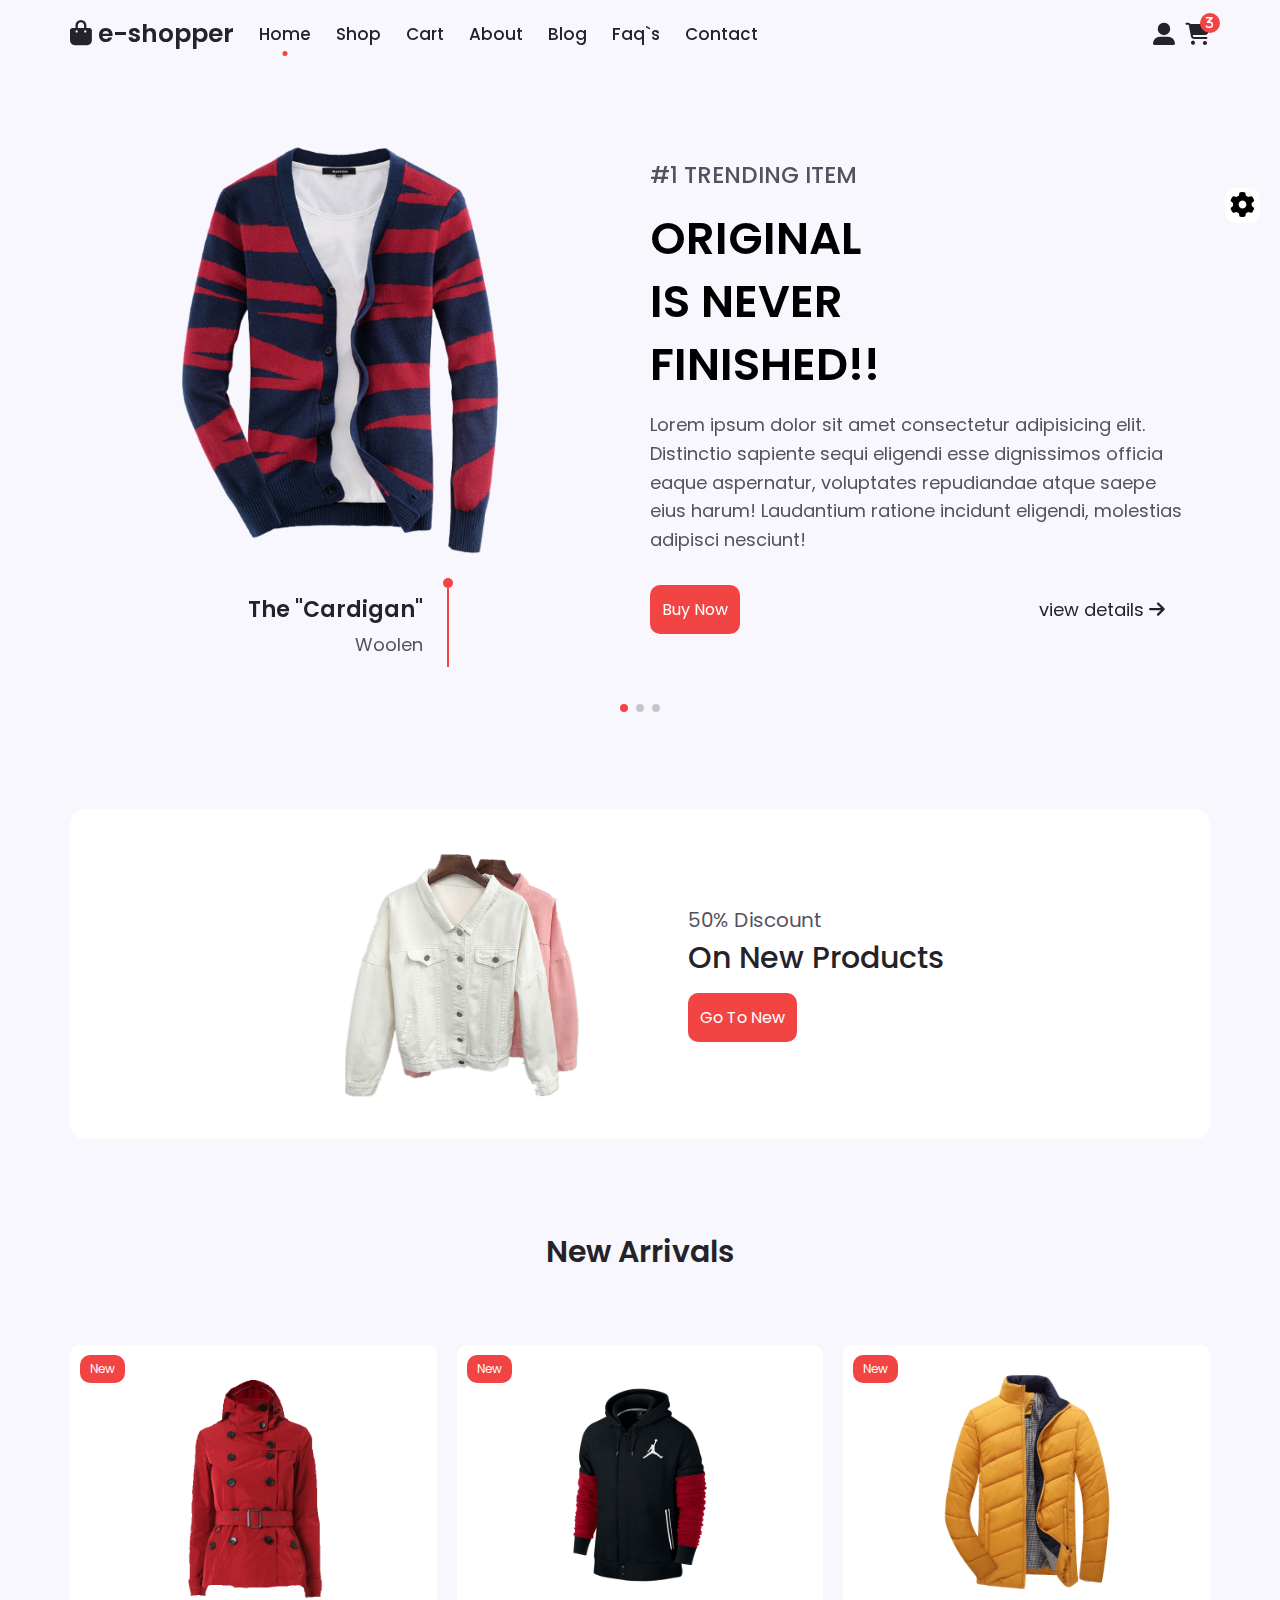
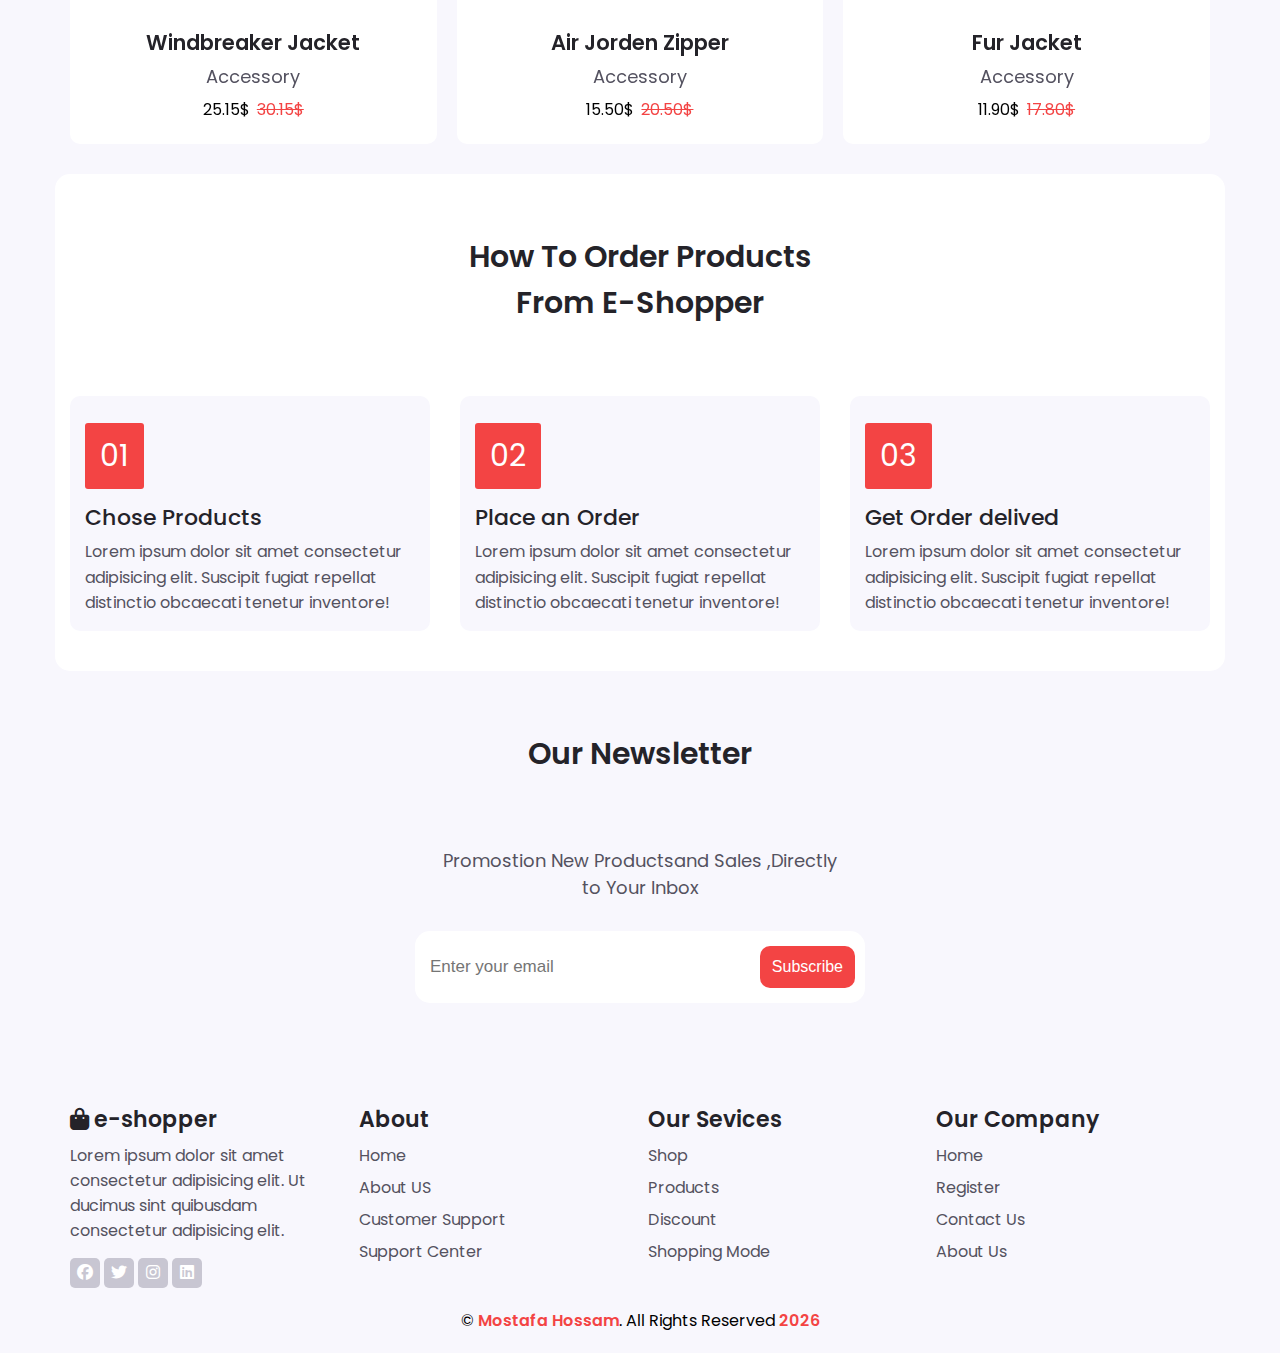
<file: index.html>
<!DOCTYPE html>
<html lang="en">
  <head>
    <meta charset="UTF-8" />
    <meta http-equiv="X-UA-Compatible" content="IE=edge" />
    <meta name="viewport" content="width=device-width, initial-scale=1.0" />
    <!--=============== ICONS ===============-->
    <link
      rel="stylesheet"
      href="https://cdnjs.cloudflare.com/ajax/libs/font-awesome/6.2.0/css/all.min.css"
    />
    <!--=============== SWIPER CSS ===============-->
    <link
      rel="stylesheet"
      href="https://cdn.jsdelivr.net/npm/swiper@8/swiper-bundle.min.css"
    />
    <!--=============== CSS ===============-->
    <link rel="stylesheet" href="css/style.css" />
    <link rel="stylesheet" class="color-style" href="css/colors/color-1.css" />
    <title>e-commerce website</title>
  </head>
  <body>
    <!--=============== HEADER ===============-->
    <header class="header" id="header">
      <div class="container">
        <div class="header-content">
          <h4 class="logo">
            <a href="index.html"
              ><i class="fas fa-shopping-bag"></i> e-shopper</a
            >
          </h4>
          <ul class="nav">
            <span class="fas fa-times close-menu"></span>
            <li><a class="active" href="index.html">Home</a></li>
            <li><a href="shop.html">Shop</a></li>
            <li><a href="cart.html">Cart</a></li>
            <li><a href="about.html">About</a></li>
            <li><a href="blog.html">Blog</a></li>
            <li><a href="faq.html">Faq`s</a></li>
            <li><a href="contact.html">Contact</a></li>
          </ul>
          <div class="icons">
            <span class="fas fa-user-alt login"></span>
            <span class="fas fa-shopping-cart cart">
              <span class="co-cart">3</span>
            </span>
            <span class="fas fa-bars bars"></span>
          </div>
        </div>
      </div>
    </header>

    <!--=============== CART ===============-->
    <div class="cart-section" id="cart-section">
      <span class="fas fa-times close-cart"></span>
      <h3 class="title">My Cart</h3>
      <div class="cart-content">
        <div class="cart-item">
          <div class="item-img">
            <img src="img/cart-1.png" alt="" />
          </div>
          <div class="item-info">
            <h4 class="title-item">Windbreaker</h4>
            <p class="item-price">30$</p>
            <div class="amount">
              <div class="price-amount">
                <span class="decre">-</span>
                <span class="count">1</span>
                <span class="incre">+</span>
              </div>
              <span class="fas fa-trash delete"></span>
            </div>
          </div>
        </div>
        <div class="cart-item">
          <div class="item-img">
            <img src="img/cart-2.png" alt="" />
          </div>
          <div class="item-info">
            <h4 class="title-item">Cardigan Hoodie</h4>
            <p class="item-price">70$</p>
            <div class="amount">
              <div class="price-amount">
                <span class="decre">-</span>
                <span class="count">2</span>
                <span class="incre">+</span>
              </div>
              <span class="fas fa-trash delete"></span>
            </div>
          </div>
        </div>
        <div class="cart-item">
          <div class="item-img">
            <img src="img/cart-3.png" alt="" />
          </div>
          <div class="item-info">
            <h4 class="title-item">Cartoon</h4>
            <p class="item-price">50$</p>
            <div class="amount">
              <div class="price-amount">
                <span class="decre">-</span>
                <span class="count">3</span>
                <span class="incre">+</span>
              </div>
              <span class="fas fa-trash delete"></span>
            </div>
          </div>
        </div>
      </div>
      <div class="total-content">
        <h3 class="count-item">Items : <span class="length">30</span></h3>
        <h3 class="total">Total : <span class="total-price">500$</span></h3>
      </div>
      <button>buy now</button>
    </div>

    <!--=============== LOGIN ===============-->
    <div class="login-section" id="login-section">
      <span class="fas fa-times close-login"></span>
      <h3 class="title">Login</h3>
      <form action="" class="form-login">
        <div class="form-content">
          <label for="email">Email</label>
          <input
            type="email"
            name="email"
            id="email"
            placeholder="Enter your email"
            required
          />
        </div>
        <div class="form-content">
          <label for="password">Password</label>
          <input
            type="password"
            name="pass"
            id="password"
            placeholder="Enter your password"
            required
          />
        </div>
        <button>Login Now</button>
        <p class="signup">
          Not a member ? <a href="registration.html">sign up now</a>
        </p>
      </form>
    </div>

    <!--=============== HOME ===============-->
    <section class="home">
      <!-- <div class="swipper"> -->
      <div class="container">
        <div class="home-content swiper">
          <div class="home-groups swiper-wrapper">
            <div class="group swiper-slide">
              <div class="part-left">
                <div class="img-home">
                  <img src="img/slide-2.png" alt="" />
                </div>
                <div class="details-img">
                  <h4 class="details-title">The "Cardigan"</h4>
                  <p class="details-subtitle">Woolen</p>
                </div>
              </div>
              <div class="part-right">
                <h3 class="home-subtitle">#1 trending item</h3>
                <h1 class="home-title">
                  original <br />
                  is never <br />finished!!
                </h1>
                <p class="home-discription">
                  Lorem ipsum dolor sit amet consectetur adipisicing elit.
                  Distinctio sapiente sequi eligendi esse dignissimos officia
                  eaque aspernatur, voluptates repudiandae atque saepe eius
                  harum! Laudantium ratione incidunt eligendi, molestias
                  adipisci nesciunt!
                </p>
                <div class="home-buttons">
                  <a href="details.html" class="btn">Buy Now</a>
                  <a href="details.html" class="show-details"
                    >view details <i class="fas fa-arrow-right"></i
                  ></a>
                </div>
              </div>
            </div>
            <div class="group swiper-slide">
              <div class="part-left">
                <div class="img-home">
                  <img src="img/slide-1.png" alt="" />
                </div>
                <div class="details-img">
                  <h4 class="details-title">The "Cardigan"</h4>
                  <p class="details-subtitle">Woolen</p>
                </div>
              </div>
              <div class="part-right">
                <h3 class="home-subtitle">#2 trending item</h3>
                <h1 class="home-title">
                  original <br />
                  is never <br />finished!!
                </h1>
                <p class="home-discription">
                  Lorem ipsum dolor sit amet consectetur adipisicing elit.
                  Distinctio sapiente sequi eligendi esse dignissimos officia
                  eaque aspernatur, voluptates repudiandae atque saepe eius
                  harum! Laudantium ratione incidunt eligendi, molestias
                  adipisci nesciunt!
                </p>
                <div class="home-buttons">
                  <a href="details.html" class="btn">Buy Now</a>
                  <a href="details.html" class="show-details"
                    >view details <i class="fas fa-arrow-right"></i
                  ></a>
                </div>
              </div>
            </div>
            <div class="group swiper-slide">
              <div class="part-left">
                <div class="img-home">
                  <img src="img/slide-3.png" alt="" />
                </div>
                <div class="details-img">
                  <h4 class="details-title">The "Cardigan"</h4>
                  <p class="details-subtitle">Woolen</p>
                </div>
              </div>
              <div class="part-right">
                <h3 class="home-subtitle">#3 trending item</h3>
                <h1 class="home-title">
                  original <br />
                  is never <br />finished!!
                </h1>
                <p class="home-discription">
                  Lorem ipsum dolor sit amet consectetur adipisicing elit.
                  Distinctio sapiente sequi eligendi esse dignissimos officia
                  eaque aspernatur, voluptates repudiandae atque saepe eius
                  harum! Laudantium ratione incidunt eligendi, molestias
                  adipisci nesciunt!
                </p>
                <div class="home-buttons">
                  <a href="details.html" class="btn">Buy Now</a>
                  <a href="details.html" class="show-details"
                    >view details <i class="fas fa-arrow-right"></i
                  ></a>
                </div>
              </div>
            </div>
          </div>
          <div class="swiper-pagination"></div>
        </div>
      </div>
      <!-- </div> -->
    </section>
    <!--=============== DISCOUNT ===============-->
    <section class="discount">
      <div class="container">
        <div class="discont-content">
          <div class="img-dis">
            <img src="img/discount.png" alt="" />
          </div>
          <div class="discount-date">
            <p>50% Discount</p>
            <h3>On New Products</h3>
            <a href="" class="btn">go to new</a>
          </div>
        </div>
      </div>
    </section>
    <!--=============== NEW ARRIVALS ===============-->
    <section class="newArrivals">
      <div class="container">
        <h2 class="section-title">new arrivals</h2>
        <div class="swiper new-Swip">
          <div class="newArrivals-content swiper-wrapper">
            <div class="box swiper-slide">
              <span class="new btn">New</span>
              <img src="img/new-1.png" alt="" />
              <h3 class="box-title">Windbreaker Jacket</h3>
              <p class="info">Accessory</p>
              <div class="box-price">
                <span class="disc-price">25.15$</span>
                <span class="bre-price">30.15$</span>
              </div>
              <button class="arrival-btn">
                <i class="fas fa-shopping-cart"></i>
              </button>
            </div>
            <div class="box swiper-slide">
              <span class="new btn">New</span>
              <img src="img/new-2.png" alt="" />
              <h3 class="box-title">Air Jorden Zipper</h3>
              <p class="info">Accessory</p>
              <div class="box-price">
                <span class="disc-price">15.50$</span>
                <span class="bre-price">20.50$</span>
              </div>
              <button class="arrival-btn">
                <i class="fas fa-shopping-cart"></i>
              </button>
            </div>
            <div class="box swiper-slide">
              <span class="new btn">New</span>
              <img src="img/new-3.png" alt="" />
              <h3 class="box-title">Fur Jacket</h3>
              <p class="info">Accessory</p>
              <div class="box-price">
                <span class="disc-price">11.90$</span>
                <span class="bre-price">17.80$</span>
              </div>
              <button class="arrival-btn">
                <i class="fas fa-shopping-cart"></i>
              </button>
            </div>
            <div class="box swiper-slide">
              <span class="new btn">New</span>
              <img src="img/new-4.png" alt="" />
              <h3 class="box-title">Fleece Jacket</h3>
              <p class="info">Accessory</p>
              <div class="box-price">
                <span class="disc-price">18.10$</span>
                <span class="bre-price">22.50$</span>
              </div>
              <button class="arrival-btn">
                <i class="fas fa-shopping-cart"></i>
              </button>
            </div>
            <div class="box swiper-slide">
              <span class="new btn">New</span>
              <img src="img/new-5.png" alt="" />
              <h3 class="box-title">Nike Hoodie</h3>
              <p class="info">Accessory</p>
              <div class="box-price">
                <span class="disc-price">28.10$</span>
                <span class="bre-price">33.50$</span>
              </div>
              <button class="arrival-btn">
                <i class="fas fa-shopping-cart"></i>
              </button>
            </div>
            <div class="box swiper-slide">
              <span class="new btn">New</span>
              <img src="img/new-6.png" alt="" />
              <h3 class="box-title">Fleece Jacket</h3>
              <p class="info">Accessory</p>
              <div class="box-price">
                <span class="disc-price">27.10$</span>
                <span class="bre-price">35.50$</span>
              </div>
              <button class="arrival-btn">
                <i class="fas fa-shopping-cart"></i>
              </button>
            </div>
          </div>
        </div>
      </div>
    </section>
    <!--=============== STEPS ===============-->
    <section class="steps">
      <div class="container">
        <h2 class="section-title">
          How To Order Products <br />
          From e-shopper
        </h2>
        <div class="steps-content">
          <div class="step-item">
            <p class="number">01</p>
            <h3 class="step-tit">Chose Products</h3>
            <p class="step-dis">
              Lorem ipsum dolor sit amet consectetur adipisicing elit. Suscipit
              fugiat repellat distinctio obcaecati tenetur inventore!
            </p>
          </div>
          <div class="step-item">
            <p class="number">02</p>
            <h3 class="step-tit">Place an Order</h3>
            <p class="step-dis">
              Lorem ipsum dolor sit amet consectetur adipisicing elit. Suscipit
              fugiat repellat distinctio obcaecati tenetur inventore!
            </p>
          </div>
          <div class="step-item">
            <p class="number">03</p>
            <h3 class="step-tit">Get Order delived</h3>
            <p class="step-dis">
              Lorem ipsum dolor sit amet consectetur adipisicing elit. Suscipit
              fugiat repellat distinctio obcaecati tenetur inventore!
            </p>
          </div>
        </div>
      </div>
    </section>
    <!--=============== NEWSLETTER ===============-->
    <section class="newsletter">
      <div class="container">
        <h2 class="section-title">our newsletter</h2>
        <p>Promostion New Productsand Sales ,Directly to Your Inbox</p>
        <form action="" class="newsletter-form">
          <input
            type="email"
            name="email"
            id=""
            placeholder="Enter your email"
          />
          <button>subscribe</button>
        </form>
      </div>
    </section>
    <!--=============== FOOTER ===============-->
    <footer class="footer">
      <div class="container">
        <div class="footer-content">
          <div class="foot">
            <h3>
              <a href="index.html"
                ><i class="fas fa-shopping-bag"></i> e-shopper</a
              >
            </h3>
            <p>
              Lorem ipsum dolor sit amet consectetur adipisicing elit. Ut
              ducimus sint quibusdam consectetur adipisicing elit.
            </p>
            <div class="social">
              <a href="#"><i class="fab fa-facebook"></i></a>
              <a href="#"><i class="fab fa-twitter"></i></a>
              <a href="#"><i class="fab fa-instagram"></i></a>
              <a href="#"><i class="fab fa-linkedin"></i></a>
            </div>
          </div>
          <div class="foot">
            <h3>About</h3>
            <ul>
              <li><a href="#">Home</a></li>
              <li><a href="#">About US</a></li>
              <li><a href="#">Customer Support</a></li>
              <li><a href="#">Support Center</a></li>
            </ul>
          </div>
          <div class="foot">
            <h3>Our Sevices</h3>
            <ul>
              <li><a href="#">Shop</a></li>
              <li><a href="#">Products</a></li>
              <li><a href="#">Discount</a></li>
              <li><a href="#">Shopping Mode</a></li>
            </ul>
          </div>
          <div class="foot">
            <h3>Our Company</h3>
            <ul>
              <li><a href="#">Home</a></li>
              <li><a href="#">Register</a></li>
              <li><a href="#">Contact Us</a></li>
              <li><a href="#">About Us</a></li>
            </ul>
          </div>
        </div>
        <div class="footer-copy">
          &copy; <span>Mostafa Hossam</span>. All Rights Reserved
          <span class="year"></span>
        </div>
      </div>
    </footer>
    <!--=============== SCROLL UP ===============-->
    <button class="scroll-up"><i class="fas fa-arrow-up"></i></button>
    <!--=============== STYLE SWITCHER ===============-->
    <div class="swither">
      <p><span class="fas fa-gear gear"></span></p>
      <div class="all-color">
        <span class="fas color fa-check" data-color="color-1"></span>
        <span class="fas color" data-color="color-2"></span>
        <span class="fas color" data-color="color-3"></span>
        <span class="fas color" data-color="color-4"></span>
        <span class="fas color" data-color="color-5"></span>
      </div>
    </div>
    <!--=============== SWIPER JS ===============-->
    <script src="https://cdn.jsdelivr.net/npm/swiper@8/swiper-bundle.min.js"></script>
    <!--=============== JS ===============-->
    <script src="js/main.js"></script>
  </body>
</html>
</file>
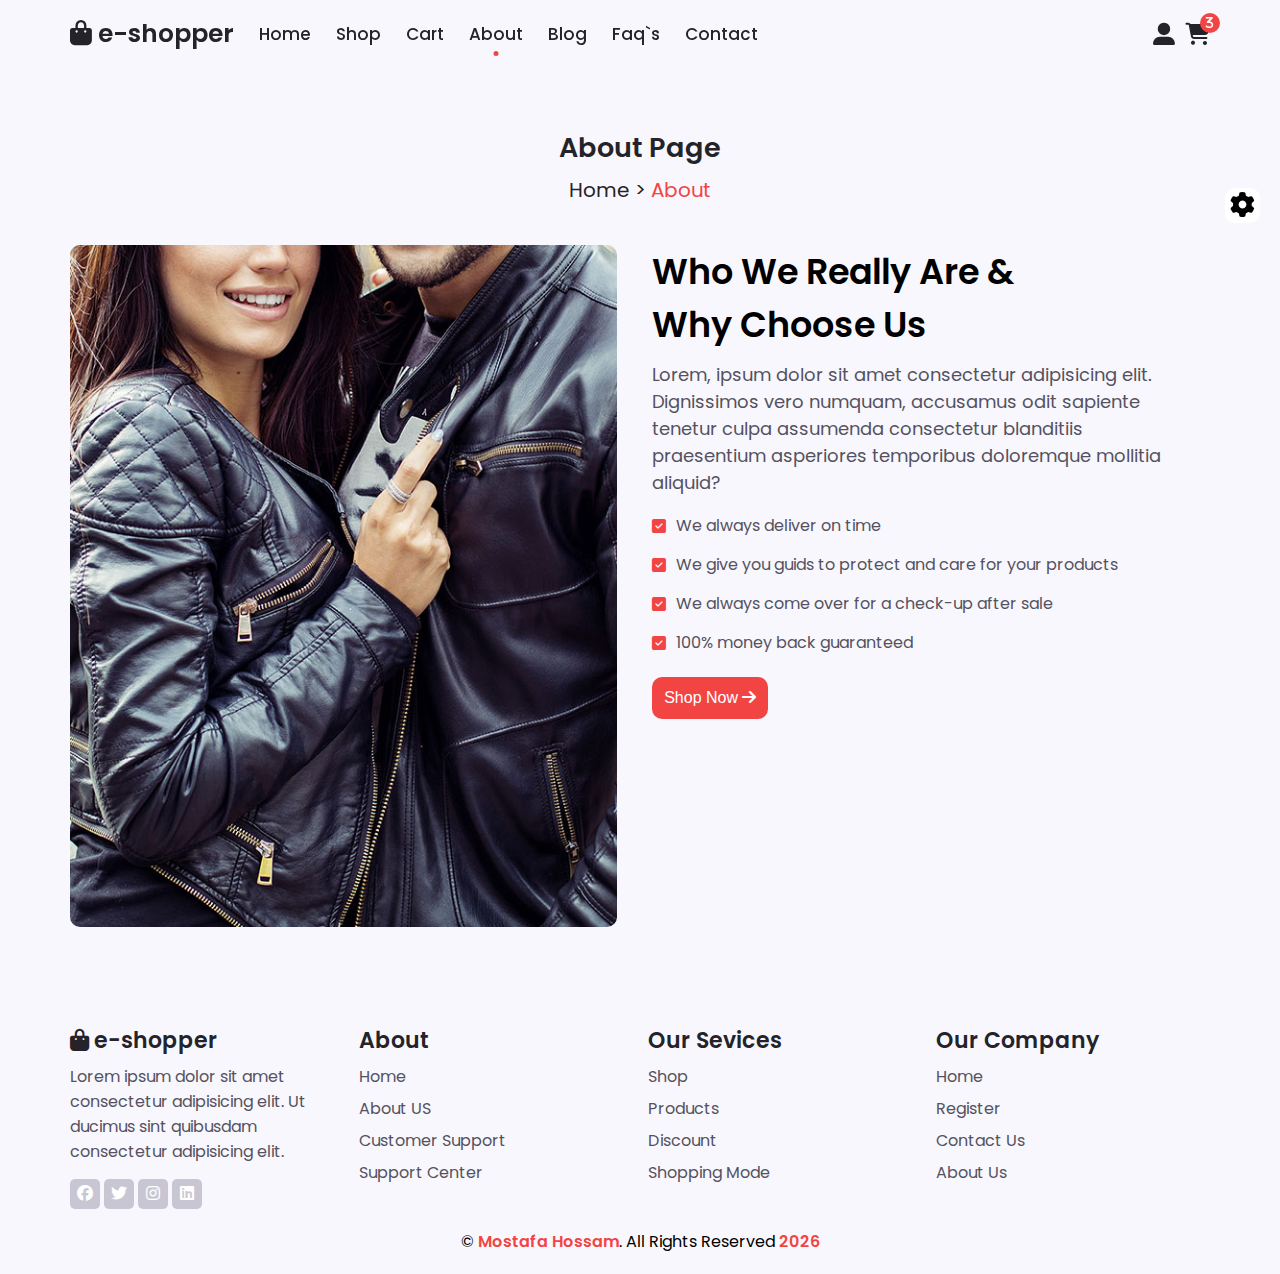
<file: about.html>
<!DOCTYPE html>
<html lang="en">
  <head>
    <meta charset="UTF-8" />
    <meta http-equiv="X-UA-Compatible" content="IE=edge" />
    <meta name="viewport" content="width=device-width, initial-scale=1.0" />
    <!--=============== ICONS ===============-->
    <link
      rel="stylesheet"
      href="https://cdnjs.cloudflare.com/ajax/libs/font-awesome/6.2.0/css/all.min.css"
    />
    <!--=============== SWIPER CSS ===============-->
    <link
      rel="stylesheet"
      href="https://cdn.jsdelivr.net/npm/swiper@8/swiper-bundle.min.css"
    />
    <!--=============== CSS ===============-->
    <link rel="stylesheet" href="css/style.css" />
    <link rel="stylesheet" class="color-style" href="css/colors/color-1.css" />
    <title>e-commerce website</title>
  </head>
  <body>
    <!--=============== HEADER ===============-->
    <header class="header" id="header">
      <div class="container">
        <div class="header-content">
          <h4 class="logo">
            <a href="index.html"
              ><i class="fas fa-shopping-bag"></i> e-shopper</a
            >
          </h4>
          <ul class="nav">
            <span class="fas fa-times close-menu"></span>
            <li><a href="index.html">Home</a></li>
            <li><a href="shop.html">Shop</a></li>
            <li><a href="cart.html">Cart</a></li>
            <li><a class="active" href="about.html">About</a></li>
            <li><a href="blog.html">Blog</a></li>
            <li><a href="faq.html">Faq`s</a></li>
            <li><a href="contact.html">Contact</a></li>
          </ul>
          <div class="icons">
            <span class="fas fa-user-alt login"></span>
            <span class="fas fa-shopping-cart cart">
              <span class="co-cart">3</span>
            </span>
            <span class="fas fa-bars bars"></span>
          </div>
        </div>
      </div>
    </header>

    <!--=============== CART ===============-->
    <div class="cart-section" id="cart-section">
      <span class="fas fa-times close-cart"></span>
      <h3 class="title">My Cart</h3>
      <div class="cart-content">
        <div class="cart-item">
          <div class="item-img">
            <img src="img/cart-1.png" alt="" />
          </div>
          <div class="item-info">
            <h4 class="title-item">Windbreaker</h4>
            <p class="item-price">30$</p>
            <div class="amount">
              <div class="price-amount">
                <span class="decre">-</span>
                <span class="count">1</span>
                <span class="incre">+</span>
              </div>
              <span class="fas fa-trash delete"></span>
            </div>
          </div>
        </div>
        <div class="cart-item">
          <div class="item-img">
            <img src="img/cart-2.png" alt="" />
          </div>
          <div class="item-info">
            <h4 class="title-item">Cardigan Hoodie</h4>
            <p class="item-price">70$</p>
            <div class="amount">
              <div class="price-amount">
                <span class="decre">-</span>
                <span class="count">2</span>
                <span class="incre">+</span>
              </div>
              <span class="fas fa-trash delete"></span>
            </div>
          </div>
        </div>
        <div class="cart-item">
          <div class="item-img">
            <img src="img/cart-3.png" alt="" />
          </div>
          <div class="item-info">
            <h4 class="title-item">Cartoon</h4>
            <p class="item-price">50$</p>
            <div class="amount">
              <div class="price-amount">
                <span class="decre">-</span>
                <span class="count">3</span>
                <span class="incre">+</span>
              </div>
              <span class="fas fa-trash delete"></span>
            </div>
          </div>
        </div>
      </div>
      <div class="total-content">
        <h3 class="count-item">Items : <span class="length">30</span></h3>
        <h3 class="total">Total : <span class="total-price">500$</span></h3>
      </div>
      <button>buy now</button>
    </div>

    <!--=============== LOGIN ===============-->
    <div class="login-section" id="login-section">
      <span class="fas fa-times close-login"></span>
      <h3 class="title">Login</h3>
      <form action="" class="form-login">
        <div class="form-content">
          <label for="email">Email</label>
          <input
            type="email"
            name="email"
            id="email"
            placeholder="Enter your email"
            required
          />
        </div>
        <div class="form-content">
          <label for="password">Password</label>
          <input
            type="password"
            name="pass"
            id="password"
            placeholder="Enter your password"
            required
          />
        </div>
        <button>Login Now</button>
        <p class="signup">
          Not a member ? <a href="registration.html">sign up now</a>
        </p>
      </form>
    </div>
    <!--=============== ABOUT ===============-->
    <section class="about">
      <div class="container">
        <div class="page-content">
          <h2 class="page-title">About Page</h2>
          <p class="links">
            <a href="index.html" class="home">Home</a>
            <span>></span>
            <a href="#" class="curent">About</a>
          </p>
        </div>
        <div class="about-content">
          <div class="about-img">
            <img src="img/about-img.jpg" alt="" />
          </div>
          <div class="about-body">
            <h3 class="about-text">
              Who We Really Are & <br />
              Why Choose Us
            </h3>
            <p>
              Lorem, ipsum dolor sit amet consectetur adipisicing elit.
              Dignissimos vero numquam, accusamus odit sapiente tenetur culpa
              assumenda consectetur blanditiis praesentium asperiores temporibus
              doloremque mollitia aliquid?
            </p>
            <div class="about-check">
              <i class="fas fa-check-square"></i>
              <span>We always deliver on time</span>
            </div>
            <div class="about-check">
              <i class="fas fa-check-square"></i>
              <span
                >We give you guids to protect and care for your products</span
              >
            </div>
            <div class="about-check">
              <i class="fas fa-check-square"></i>
              <span>We always come over for a check-up after sale</span>
            </div>
            <div class="about-check">
              <i class="fas fa-check-square"></i>
              <span>100% money back guaranteed</span>
            </div>
            <button>shop now <i class="fas fa-arrow-right"></i></button>
          </div>
        </div>
      </div>
    </section>

    <!--=============== FOOTER ===============-->
    <footer class="footer">
      <div class="container">
        <div class="footer-content">
          <div class="foot">
            <h3>
              <a href="index.html"
                ><i class="fas fa-shopping-bag"></i> e-shopper</a
              >
            </h3>
            <p>
              Lorem ipsum dolor sit amet consectetur adipisicing elit. Ut
              ducimus sint quibusdam consectetur adipisicing elit.
            </p>
            <div class="social">
              <a href="#"><i class="fab fa-facebook"></i></a>
              <a href="#"><i class="fab fa-twitter"></i></a>
              <a href="#"><i class="fab fa-instagram"></i></a>
              <a href="#"><i class="fab fa-linkedin"></i></a>
            </div>
          </div>
          <div class="foot">
            <h3>About</h3>
            <ul>
              <li><a href="#">Home</a></li>
              <li><a href="#">About US</a></li>
              <li><a href="#">Customer Support</a></li>
              <li><a href="#">Support Center</a></li>
            </ul>
          </div>
          <div class="foot">
            <h3>Our Sevices</h3>
            <ul>
              <li><a href="#">Shop</a></li>
              <li><a href="#">Products</a></li>
              <li><a href="#">Discount</a></li>
              <li><a href="#">Shopping Mode</a></li>
            </ul>
          </div>
          <div class="foot">
            <h3>Our Company</h3>
            <ul>
              <li><a href="#">Home</a></li>
              <li><a href="#">Register</a></li>
              <li><a href="#">Contact Us</a></li>
              <li><a href="#">About Us</a></li>
            </ul>
          </div>
        </div>
        <div class="footer-copy">
          &copy; <span>Mostafa Hossam</span>. All Rights Reserved
          <span class="year">2022</span>
        </div>
      </div>
    </footer>
    <!--=============== SCROLL UP ===============-->
    <button class="scroll-up"><i class="fas fa-arrow-up"></i></button>
    <!--=============== STYLE SWITCHER ===============-->
    <div class="swither">
      <p><span class="fas fa-gear gear"></span></p>
      <div class="all-color">
        <span class="fas color fa-check" data-color="color-1"></span>
        <span class="fas color" data-color="color-2"></span>
        <span class="fas color" data-color="color-3"></span>
        <span class="fas color" data-color="color-4"></span>
        <span class="fas color" data-color="color-5"></span>
      </div>
    </div>
    <!--=============== SWIPER JS ===============-->
    <script src="https://cdn.jsdelivr.net/npm/swiper@8/swiper-bundle.min.js"></script>
    <!--=============== JS ===============-->
    <script src="js/main.js"></script>
  </body>
</html>
</file>
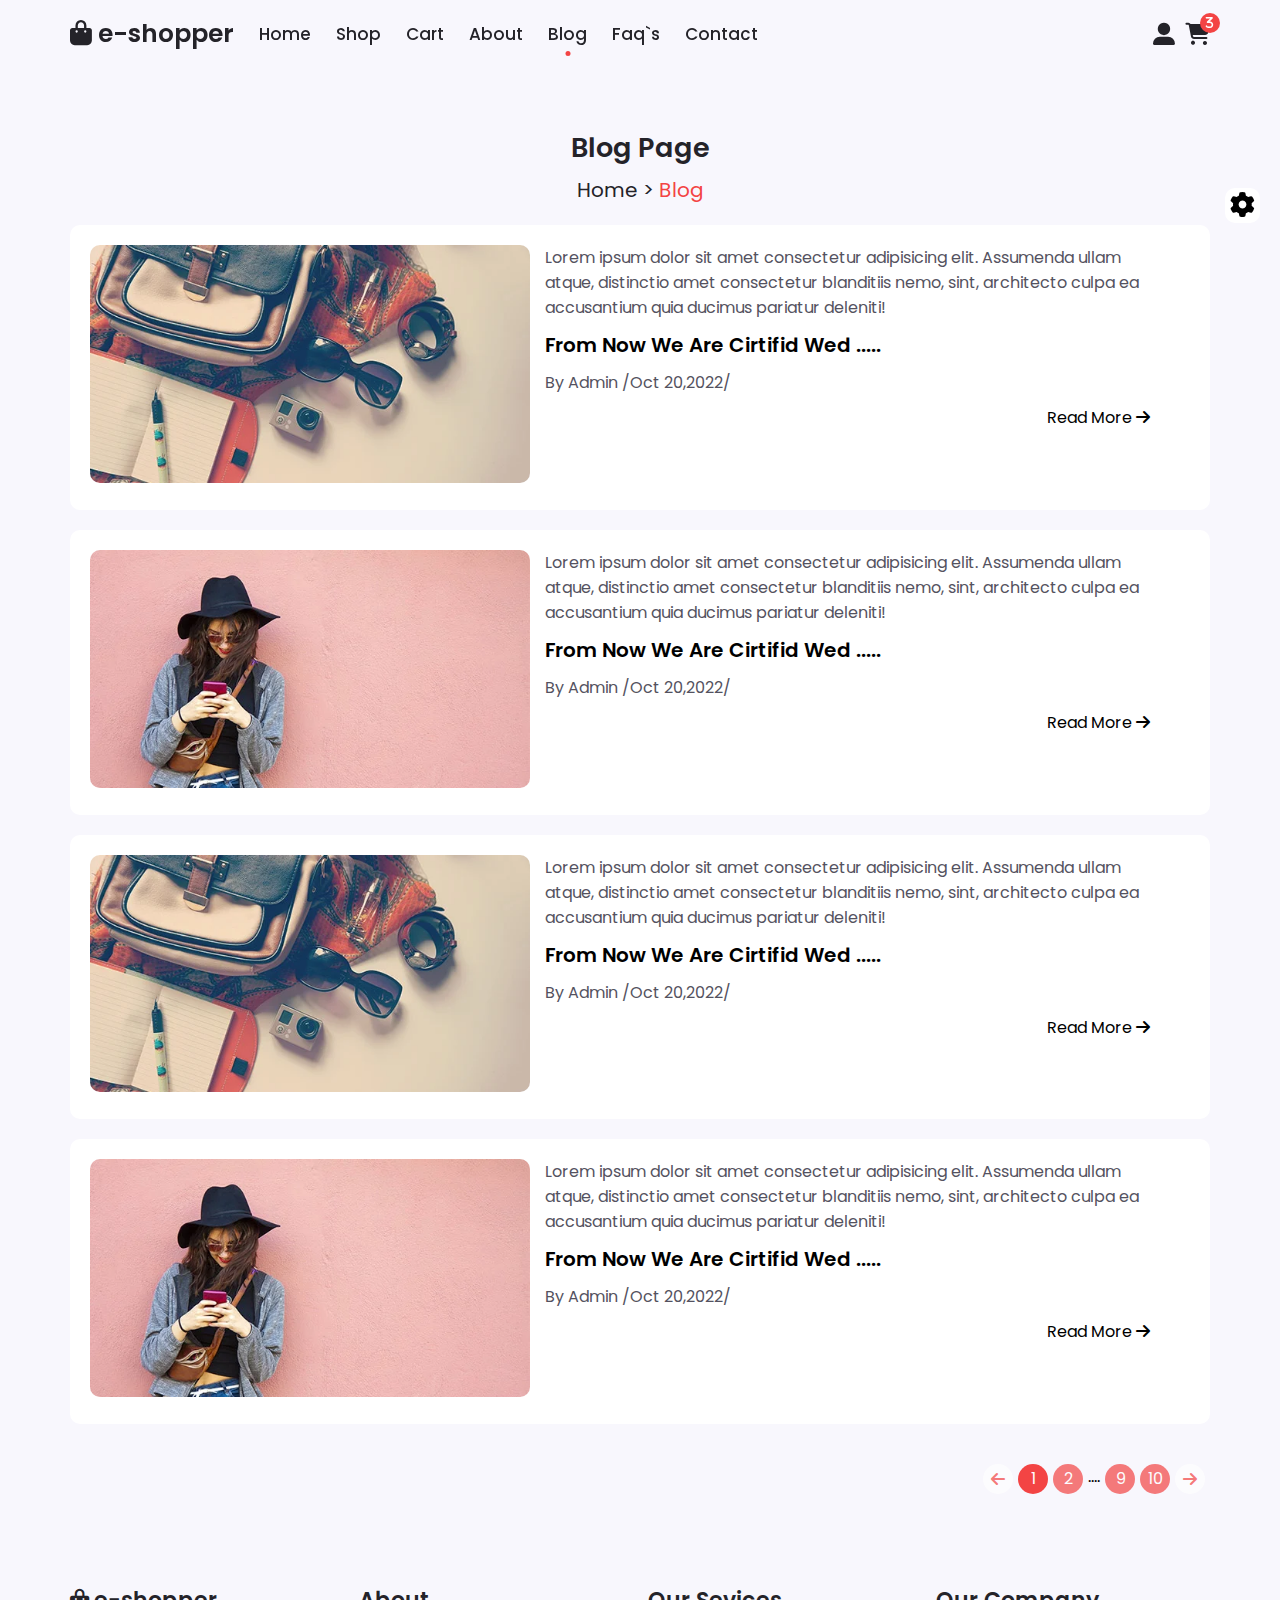
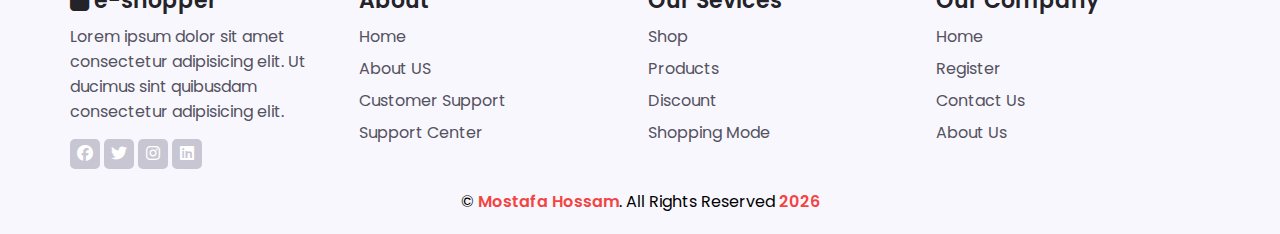
<file: blog.html>
<!DOCTYPE html>
<html lang="en">
  <head>
    <meta charset="UTF-8" />
    <meta http-equiv="X-UA-Compatible" content="IE=edge" />
    <meta name="viewport" content="width=device-width, initial-scale=1.0" />
    <!--=============== ICONS ===============-->
    <link
      rel="stylesheet"
      href="https://cdnjs.cloudflare.com/ajax/libs/font-awesome/6.2.0/css/all.min.css"
    />
    <!--=============== SWIPER CSS ===============-->
    <link
      rel="stylesheet"
      href="https://cdn.jsdelivr.net/npm/swiper@8/swiper-bundle.min.css"
    />
    <!--=============== CSS ===============-->
    <link rel="stylesheet" href="css/style.css" />
    <link rel="stylesheet" class="color-style" href="css/colors/color-1.css" />
    <title>e-commerce website</title>
  </head>
  <body>
    <!--=============== HEADER ===============-->
    <header class="header" id="header">
      <div class="container">
        <div class="header-content">
          <h4 class="logo">
            <a href="index.html"
              ><i class="fas fa-shopping-bag"></i> e-shopper</a
            >
          </h4>
          <ul class="nav">
            <span class="fas fa-times close-menu"></span>
            <li><a href="index.html">Home</a></li>
            <li><a href="shop.html">Shop</a></li>
            <li><a href="cart.html">Cart</a></li>
            <li><a href="about.html">About</a></li>
            <li><a class="active" href="blog.html">Blog</a></li>
            <li><a href="faq.html">Faq`s</a></li>
            <li><a href="contact.html">Contact</a></li>
          </ul>
          <div class="icons">
            <span class="fas fa-user-alt login"></span>
            <span class="fas fa-shopping-cart cart">
              <span class="co-cart">3</span>
            </span>
            <span class="fas fa-bars bars"></span>
          </div>
        </div>
      </div>
    </header>

    <!--=============== CART ===============-->
    <div class="cart-section" id="cart-section">
      <span class="fas fa-times close-cart"></span>
      <h3 class="title">My Cart</h3>
      <div class="cart-content">
        <div class="cart-item">
          <div class="item-img">
            <img src="img/cart-1.png" alt="" />
          </div>
          <div class="item-info">
            <h4 class="title-item">Windbreaker</h4>
            <p class="item-price">30$</p>
            <div class="amount">
              <div class="price-amount">
                <span class="decre">-</span>
                <span class="count">1</span>
                <span class="incre">+</span>
              </div>
              <span class="fas fa-trash delete"></span>
            </div>
          </div>
        </div>
        <div class="cart-item">
          <div class="item-img">
            <img src="img/cart-2.png" alt="" />
          </div>
          <div class="item-info">
            <h4 class="title-item">Cardigan Hoodie</h4>
            <p class="item-price">70$</p>
            <div class="amount">
              <div class="price-amount">
                <span class="decre">-</span>
                <span class="count">2</span>
                <span class="incre">+</span>
              </div>
              <span class="fas fa-trash delete"></span>
            </div>
          </div>
        </div>
        <div class="cart-item">
          <div class="item-img">
            <img src="img/cart-3.png" alt="" />
          </div>
          <div class="item-info">
            <h4 class="title-item">Cartoon</h4>
            <p class="item-price">50$</p>
            <div class="amount">
              <div class="price-amount">
                <span class="decre">-</span>
                <span class="count">3</span>
                <span class="incre">+</span>
              </div>
              <span class="fas fa-trash delete"></span>
            </div>
          </div>
        </div>
      </div>
      <div class="total-content">
        <h3 class="count-item">Items : <span class="length">30</span></h3>
        <h3 class="total">Total : <span class="total-price">500$</span></h3>
      </div>
      <button>buy now</button>
    </div>

    <!--=============== LOGIN ===============-->
    <div class="login-section" id="login-section">
      <span class="fas fa-times close-login"></span>
      <h3 class="title">Login</h3>
      <form action="" class="form-login">
        <div class="form-content">
          <label for="email">Email</label>
          <input
            type="email"
            name="email"
            id="email"
            placeholder="Enter your email"
            required
          />
        </div>
        <div class="form-content">
          <label for="password">Password</label>
          <input
            type="password"
            name="pass"
            id="password"
            placeholder="Enter your password"
            required
          />
        </div>
        <button>Login Now</button>
        <p class="signup">
          Not a member ? <a href="registration.html">sign up now</a>
        </p>
      </form>
    </div>
    <!--=============== BLOG ===============-->
    <section class="blog">
      <div class="container">
        <div class="page-content">
          <h2 class="page-title">Blog Page</h2>
          <p class="links">
            <a href="index.html" class="home">Home</a>
            <span>></span>
            <a href="#" class="curent">Blog</a>
          </p>
        </div>
        <div class="blog-content">
          <div class="blog-card">
            <div class="img-card">
              <img src="img/blog-1.webp" alt="" />
            </div>
            <div class="body-card">
              <p>
                Lorem ipsum dolor sit amet consectetur adipisicing elit.
                Assumenda ullam atque, distinctio amet consectetur blanditiis
                nemo, sint, architecto culpa ea accusantium quia ducimus
                pariatur deleniti!
              </p>
              <h3>From Now We Are Cirtifid Wed .....</h3>
              <p>By Admin /Oct 20,2022/</p>
              <span>Read More <i class="fas fa-arrow-right"></i></span>
            </div>
          </div>
          <div class="blog-card">
            <div class="img-card">
              <img src="img/blog-2.webp" alt="" />
            </div>
            <div class="body-card">
              <p>
                Lorem ipsum dolor sit amet consectetur adipisicing elit.
                Assumenda ullam atque, distinctio amet consectetur blanditiis
                nemo, sint, architecto culpa ea accusantium quia ducimus
                pariatur deleniti!
              </p>
              <h3>From Now We Are Cirtifid Wed .....</h3>
              <p>By Admin /Oct 20,2022/</p>
              <span>Read More <i class="fas fa-arrow-right"></i></span>
            </div>
          </div>
          <div class="blog-card">
            <div class="img-card">
              <img src="img/blog-1.webp" alt="" />
            </div>
            <div class="body-card">
              <p>
                Lorem ipsum dolor sit amet consectetur adipisicing elit.
                Assumenda ullam atque, distinctio amet consectetur blanditiis
                nemo, sint, architecto culpa ea accusantium quia ducimus
                pariatur deleniti!
              </p>
              <h3>From Now We Are Cirtifid Wed .....</h3>
              <p>By Admin /Oct 20,2022/</p>
              <span>Read More <i class="fas fa-arrow-right"></i></span>
            </div>
          </div>
          <div class="blog-card">
            <div class="img-card">
              <img src="img/blog-2.webp" alt="" />
            </div>
            <div class="body-card">
              <p>
                Lorem ipsum dolor sit amet consectetur adipisicing elit.
                Assumenda ullam atque, distinctio amet consectetur blanditiis
                nemo, sint, architecto culpa ea accusantium quia ducimus
                pariatur deleniti!
              </p>
              <h3>From Now We Are Cirtifid Wed .....</h3>
              <p>By Admin /Oct 20,2022/</p>
              <span>Read More <i class="fas fa-arrow-right"></i></span>
            </div>
          </div>
          <ul class="pagin">
            <li class="fas fa-arrow-left ic"></li>
            <li class="active">1</li>
            <li>2</li>
            <span>....</span>
            <li>9</li>
            <li>10</li>
            <li class="fas fa-arrow-right ic"></li>
          </ul>
        </div>
      </div>
    </section>
    <!--=============== FOOTER ===============-->
    <footer class="footer">
      <div class="container">
        <div class="footer-content">
          <div class="foot">
            <h3>
              <a href="index.html"
                ><i class="fas fa-shopping-bag"></i> e-shopper</a
              >
            </h3>
            <p>
              Lorem ipsum dolor sit amet consectetur adipisicing elit. Ut
              ducimus sint quibusdam consectetur adipisicing elit.
            </p>
            <div class="social">
              <a href="#"><i class="fab fa-facebook"></i></a>
              <a href="#"><i class="fab fa-twitter"></i></a>
              <a href="#"><i class="fab fa-instagram"></i></a>
              <a href="#"><i class="fab fa-linkedin"></i></a>
            </div>
          </div>
          <div class="foot">
            <h3>About</h3>
            <ul>
              <li><a href="#">Home</a></li>
              <li><a href="#">About US</a></li>
              <li><a href="#">Customer Support</a></li>
              <li><a href="#">Support Center</a></li>
            </ul>
          </div>
          <div class="foot">
            <h3>Our Sevices</h3>
            <ul>
              <li><a href="#">Shop</a></li>
              <li><a href="#">Products</a></li>
              <li><a href="#">Discount</a></li>
              <li><a href="#">Shopping Mode</a></li>
            </ul>
          </div>
          <div class="foot">
            <h3>Our Company</h3>
            <ul>
              <li><a href="#">Home</a></li>
              <li><a href="#">Register</a></li>
              <li><a href="#">Contact Us</a></li>
              <li><a href="#">About Us</a></li>
            </ul>
          </div>
        </div>
        <div class="footer-copy">
          &copy; <span>Mostafa Hossam</span>. All Rights Reserved
          <span class="year">2022</span>
        </div>
      </div>
    </footer>
    <!--=============== SCROLL UP ===============-->
    <button class="scroll-up"><i class="fas fa-arrow-up"></i></button>
    <!--=============== STYLE SWITCHER ===============-->
    <div class="swither">
      <p><span class="fas fa-gear gear"></span></p>
      <div class="all-color">
        <span class="fas color fa-check" data-color="color-1"></span>
        <span class="fas color" data-color="color-2"></span>
        <span class="fas color" data-color="color-3"></span>
        <span class="fas color" data-color="color-4"></span>
        <span class="fas color" data-color="color-5"></span>
      </div>
    </div>
    <!--=============== SWIPER JS ===============-->
    <script src="https://cdn.jsdelivr.net/npm/swiper@8/swiper-bundle.min.js"></script>
    <!--=============== JS ===============-->
    <script src="js/main.js"></script>
  </body>
</html>
</file>
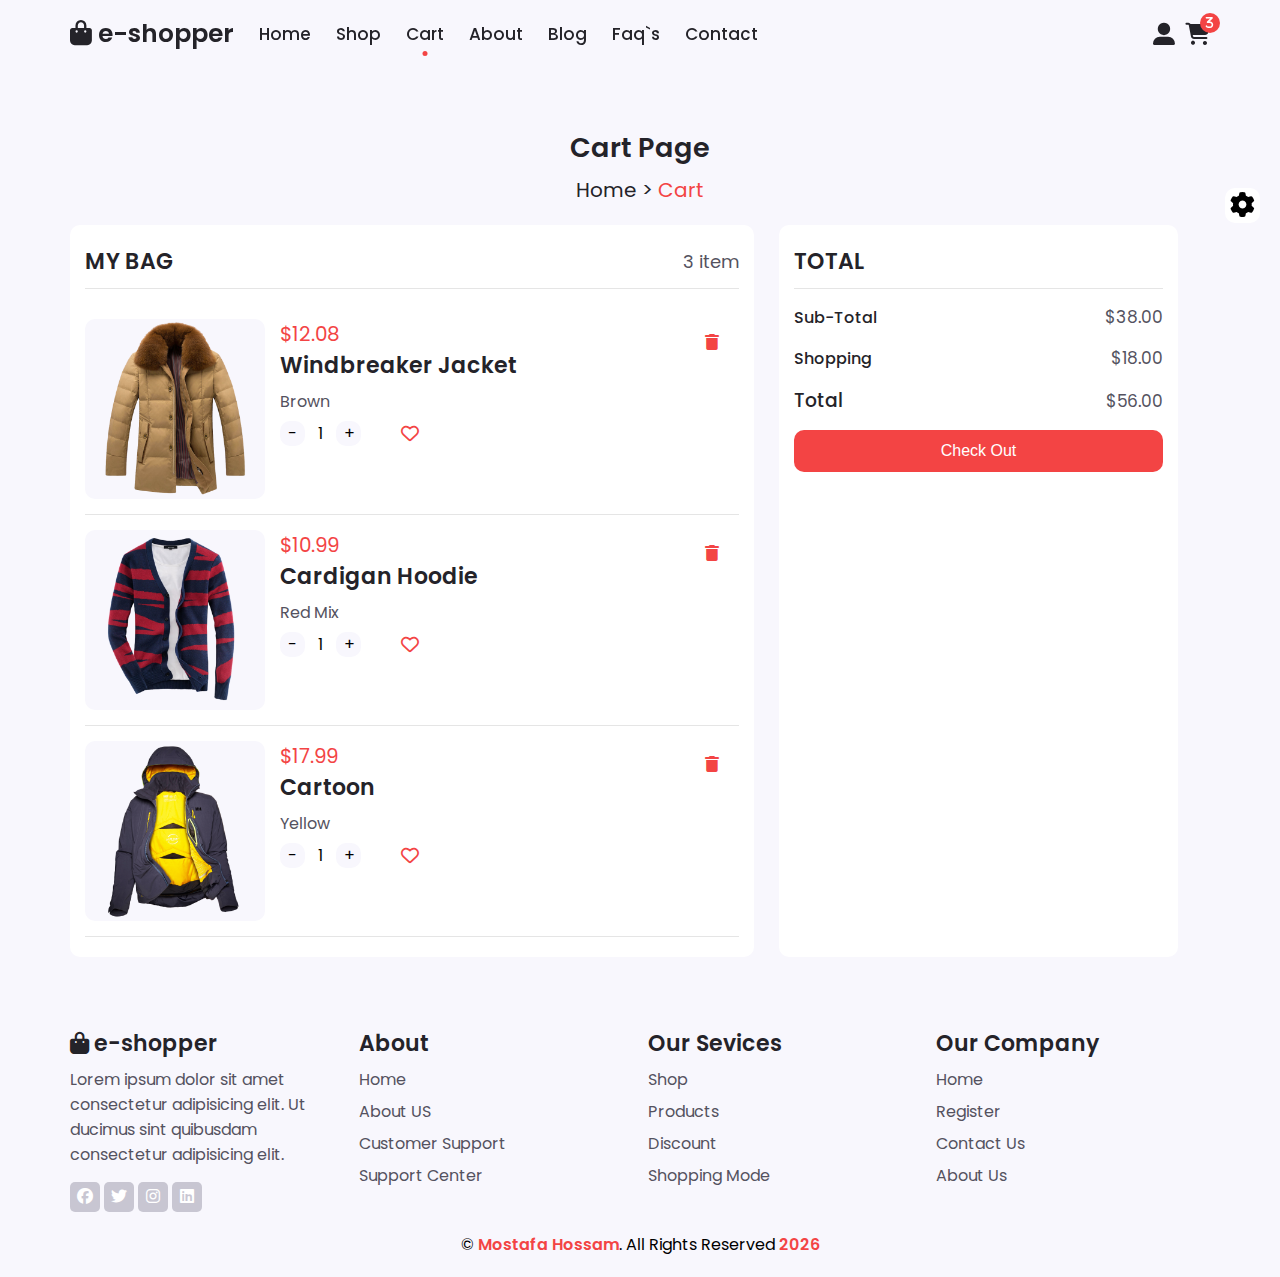
<file: cart.html>
<!DOCTYPE html>
<html lang="en">
  <head>
    <meta charset="UTF-8" />
    <meta http-equiv="X-UA-Compatible" content="IE=edge" />
    <meta name="viewport" content="width=device-width, initial-scale=1.0" />
    <!--=============== ICONS ===============-->
    <link
      rel="stylesheet"
      href="https://cdnjs.cloudflare.com/ajax/libs/font-awesome/6.2.0/css/all.min.css"
    />
    <!--=============== SWIPER CSS ===============-->
    <link
      rel="stylesheet"
      href="https://cdn.jsdelivr.net/npm/swiper@8/swiper-bundle.min.css"
    />
    <!--=============== CSS ===============-->
    <link rel="stylesheet" href="css/style.css" />
    <link rel="stylesheet" class="color-style" href="css/colors/color-1.css" />
    <title>e-commerce website</title>
  </head>
  <body>
    <!--=============== HEADER ===============-->
    <header class="header" id="header">
      <div class="container">
        <div class="header-content">
          <h4 class="logo">
            <a href="index.html"
              ><i class="fas fa-shopping-bag"></i> e-shopper</a
            >
          </h4>
          <ul class="nav">
            <span class="fas fa-times close-menu"></span>
            <li><a href="index.html">Home</a></li>
            <li><a href="shop.html">Shop</a></li>
            <li><a class="active" href="cart.html">Cart</a></li>
            <li><a href="about.html">About</a></li>
            <li><a href="blog.html">Blog</a></li>
            <li><a href="faq.html">Faq`s</a></li>
            <li><a href="contact.html">Contact</a></li>
          </ul>
          <div class="icons">
            <span class="fas fa-user-alt login"></span>
            <span class="fas fa-shopping-cart cart">
              <span class="co-cart">3</span>
            </span>
            <span class="fas fa-bars bars"></span>
          </div>
        </div>
      </div>
    </header>

    <!--=============== CART ===============-->
    <div class="cart-section" id="cart-section">
      <span class="fas fa-times close-cart"></span>
      <h3 class="title">My Cart</h3>
      <div class="cart-content">
        <div class="cart-item">
          <div class="item-img">
            <img src="img/cart-1.png" alt="" />
          </div>
          <div class="item-info">
            <h4 class="title-item">Windbreaker</h4>
            <p class="item-price">30$</p>
            <div class="amount">
              <div class="price-amount">
                <span class="decre">-</span>
                <span class="count">1</span>
                <span class="incre">+</span>
              </div>
              <span class="fas fa-trash delete"></span>
            </div>
          </div>
        </div>
        <div class="cart-item">
          <div class="item-img">
            <img src="img/cart-2.png" alt="" />
          </div>
          <div class="item-info">
            <h4 class="title-item">Cardigan Hoodie</h4>
            <p class="item-price">70$</p>
            <div class="amount">
              <div class="price-amount">
                <span class="decre">-</span>
                <span class="count">2</span>
                <span class="incre">+</span>
              </div>
              <span class="fas fa-trash delete"></span>
            </div>
          </div>
        </div>
        <div class="cart-item">
          <div class="item-img">
            <img src="img/cart-3.png" alt="" />
          </div>
          <div class="item-info">
            <h4 class="title-item">Cartoon</h4>
            <p class="item-price">50$</p>
            <div class="amount">
              <div class="price-amount">
                <span class="decre">-</span>
                <span class="count">3</span>
                <span class="incre">+</span>
              </div>
              <span class="fas fa-trash delete"></span>
            </div>
          </div>
        </div>
      </div>
      <div class="total-content">
        <h3 class="count-item">Items : <span class="length">30</span></h3>
        <h3 class="total">Total : <span class="total-price">500$</span></h3>
      </div>
      <button>buy now</button>
    </div>

    <!--=============== LOGIN ===============-->
    <div class="login-section" id="login-section">
      <span class="fas fa-times close-login"></span>
      <h3 class="title">Login</h3>
      <form action="" class="form-login">
        <div class="form-content">
          <label for="email">Email</label>
          <input
            type="email"
            name="email"
            id="email"
            placeholder="Enter your email"
            required
          />
        </div>
        <div class="form-content">
          <label for="password">Password</label>
          <input
            type="password"
            name="pass"
            id="password"
            placeholder="Enter your password"
            required
          />
        </div>
        <button>Login Now</button>
        <p class="signup">
          Not a member ? <a href="registration.html">sign up now</a>
        </p>
      </form>
    </div>
    <!--=============== CART PAGE ===============-->
    <section class="cart-page">
      <div class="container">
        <div class="page-content">
          <h2 class="page-title">Cart Page</h2>
          <p class="links">
            <a href="index.html" class="home">Home</a>
            <span>></span>
            <a href="#" class="curent">Cart</a>
          </p>
        </div>
        <div class="cart-page-content">
          <div class="myBag">
            <div class="head-bag">
              <h2 class="title-bag">my bag</h2>
              <p>3 item</p>
            </div>
            <div class="bag-box">
              <div class="img-bag">
                <img src="img/cart-1.png" alt="" />
              </div>
              <div class="bag-body">
                <p>$12.08</p>
                <h3>Windbreaker Jacket</h3>
                <span>Brown</span>
                <div class="amount">
                  <div class="price-amount">
                    <span class="decre">-</span>
                    <span class="count">1</span>
                    <span class="incre">+</span>
                  </div>
                  <span class="far fa-heart fav"></span>
                </div>
              </div>
              <span class="fas fa-trash"></span>
            </div>
            <div class="bag-box">
              <div class="img-bag">
                <img src="img/cart-2.png" alt="" />
              </div>
              <div class="bag-body">
                <p>$10.99</p>
                <h3>Cardigan Hoodie</h3>
                <span>Red Mix</span>
                <div class="amount">
                  <div class="price-amount">
                    <span class="decre">-</span>
                    <span class="count">1</span>
                    <span class="incre">+</span>
                  </div>
                  <span class="far fa-heart fav"></span>
                </div>
              </div>
              <span class="fas fa-trash"></span>
            </div>
            <div class="bag-box">
              <div class="img-bag">
                <img src="img/cart-3.png" alt="" />
              </div>
              <div class="bag-body">
                <p>$17.99</p>
                <h3>Cartoon</h3>
                <span>Yellow</span>
                <div class="amount">
                  <div class="price-amount">
                    <span class="decre">-</span>
                    <span class="count">1</span>
                    <span class="incre">+</span>
                  </div>
                  <span class="far fa-heart fav"></span>
                </div>
              </div>
              <span class="fas fa-trash"></span>
            </div>
          </div>
          <div class="cacher">
            <h2 class="title-cacher">Total</h2>
            <div class="caher-box">
              <h4 class="sub-total">Sub-Total</h4>
              <p>$38.00</p>
            </div>
            <div class="caher-box">
              <h4 class="sub-total">Shopping</h4>
              <p>$18.00</p>
            </div>
            <div class="caher-box">
              <h3 class="sub-total">Total</h3>
              <p>$56.00</p>
            </div>
            <button>check out</button>
          </div>
        </div>
      </div>
    </section>

    <!--=============== FOOTER ===============-->
    <footer class="footer">
      <div class="container">
        <div class="footer-content">
          <div class="foot">
            <h3>
              <a href="index.html"
                ><i class="fas fa-shopping-bag"></i> e-shopper</a
              >
            </h3>
            <p>
              Lorem ipsum dolor sit amet consectetur adipisicing elit. Ut
              ducimus sint quibusdam consectetur adipisicing elit.
            </p>
            <div class="social">
              <a href="#"><i class="fab fa-facebook"></i></a>
              <a href="#"><i class="fab fa-twitter"></i></a>
              <a href="#"><i class="fab fa-instagram"></i></a>
              <a href="#"><i class="fab fa-linkedin"></i></a>
            </div>
          </div>
          <div class="foot">
            <h3>About</h3>
            <ul>
              <li><a href="#">Home</a></li>
              <li><a href="#">About US</a></li>
              <li><a href="#">Customer Support</a></li>
              <li><a href="#">Support Center</a></li>
            </ul>
          </div>
          <div class="foot">
            <h3>Our Sevices</h3>
            <ul>
              <li><a href="#">Shop</a></li>
              <li><a href="#">Products</a></li>
              <li><a href="#">Discount</a></li>
              <li><a href="#">Shopping Mode</a></li>
            </ul>
          </div>
          <div class="foot">
            <h3>Our Company</h3>
            <ul>
              <li><a href="#">Home</a></li>
              <li><a href="#">Register</a></li>
              <li><a href="#">Contact Us</a></li>
              <li><a href="#">About Us</a></li>
            </ul>
          </div>
        </div>
        <div class="footer-copy">
          &copy; <span>Mostafa Hossam</span>. All Rights Reserved
          <span class="year">2022</span>
        </div>
      </div>
    </footer>
    <!--=============== SCROLL UP ===============-->
    <button class="scroll-up"><i class="fas fa-arrow-up"></i></button>
    <!--=============== STYLE SWITCHER ===============-->
    <div class="swither">
      <p><span class="fas fa-gear gear"></span></p>
      <div class="all-color">
        <span class="fas color fa-check" data-color="color-1"></span>
        <span class="fas color" data-color="color-2"></span>
        <span class="fas color" data-color="color-3"></span>
        <span class="fas color" data-color="color-4"></span>
        <span class="fas color" data-color="color-5"></span>
      </div>
    </div>
    <!--=============== SWIPER JS ===============-->
    <script src="https://cdn.jsdelivr.net/npm/swiper@8/swiper-bundle.min.js"></script>
    <!--=============== JS ===============-->
    <script src="js/main.js"></script>
  </body>
</html>
</file>
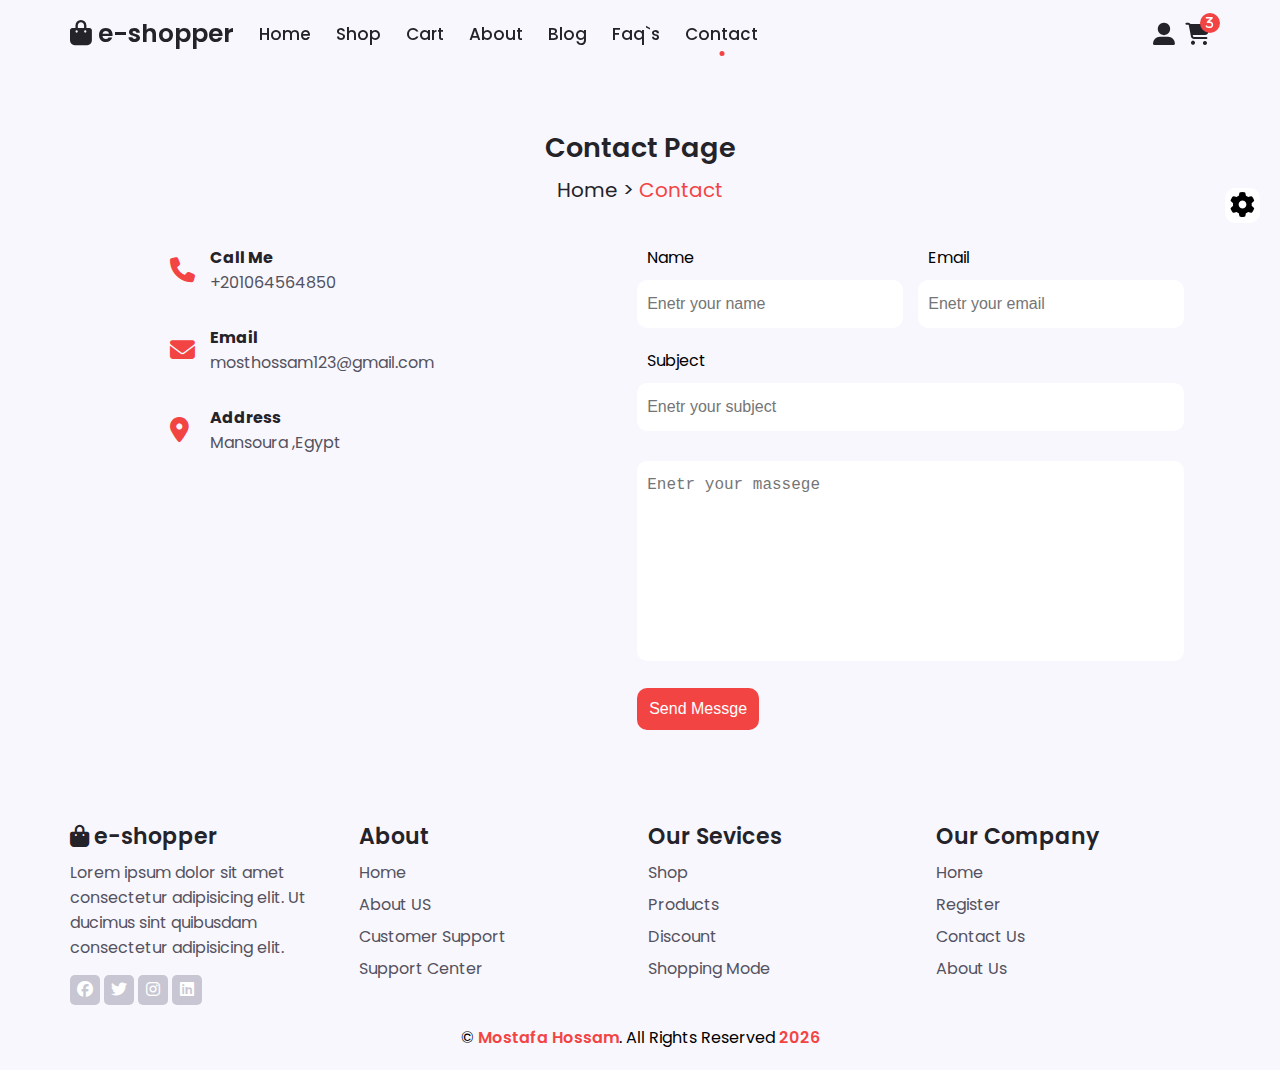
<file: contact.html>
<!DOCTYPE html>
<html lang="en">
  <head>
    <meta charset="UTF-8" />
    <meta http-equiv="X-UA-Compatible" content="IE=edge" />
    <meta name="viewport" content="width=device-width, initial-scale=1.0" />
    <!--=============== ICONS ===============-->
    <link
      rel="stylesheet"
      href="https://cdnjs.cloudflare.com/ajax/libs/font-awesome/6.2.0/css/all.min.css"
    />
    <!--=============== SWIPER CSS ===============-->
    <link
      rel="stylesheet"
      href="https://cdn.jsdelivr.net/npm/swiper@8/swiper-bundle.min.css"
    />
    <!--=============== CSS ===============-->
    <link rel="stylesheet" href="css/style.css" />
    <link rel="stylesheet" class="color-style" href="css/colors/color-1.css" />
    <title>e-commerce website</title>
  </head>
  <body>
    <!--=============== HEADER ===============-->
    <header class="header" id="header">
      <div class="container">
        <div class="header-content">
          <h4 class="logo">
            <a href="index.html"
              ><i class="fas fa-shopping-bag"></i> e-shopper</a
            >
          </h4>
          <ul class="nav">
            <span class="fas fa-times close-menu"></span>
            <li><a href="index.html">Home</a></li>
            <li><a href="shop.html">Shop</a></li>
            <li><a href="cart.html">Cart</a></li>
            <li><a href="about.html">About</a></li>
            <li><a href="blog.html">Blog</a></li>
            <li><a href="faq.html">Faq`s</a></li>
            <li><a class="active" href="contact.html">Contact</a></li>
          </ul>
          <div class="icons">
            <span class="fas fa-user-alt login"></span>
            <span class="fas fa-shopping-cart cart">
              <span class="co-cart">3</span>
            </span>
            <span class="fas fa-bars bars"></span>
          </div>
        </div>
      </div>
    </header>

    <!--=============== CART ===============-->
    <div class="cart-section" id="cart-section">
      <span class="fas fa-times close-cart"></span>
      <h3 class="title">My Cart</h3>
      <div class="cart-content">
        <div class="cart-item">
          <div class="item-img">
            <img src="img/cart-1.png" alt="" />
          </div>
          <div class="item-info">
            <h4 class="title-item">Windbreaker</h4>
            <p class="item-price">30$</p>
            <div class="amount">
              <div class="price-amount">
                <span class="decre">-</span>
                <span class="count">1</span>
                <span class="incre">+</span>
              </div>
              <span class="fas fa-trash delete"></span>
            </div>
          </div>
        </div>
        <div class="cart-item">
          <div class="item-img">
            <img src="img/cart-2.png" alt="" />
          </div>
          <div class="item-info">
            <h4 class="title-item">Cardigan Hoodie</h4>
            <p class="item-price">70$</p>
            <div class="amount">
              <div class="price-amount">
                <span class="decre">-</span>
                <span class="count">2</span>
                <span class="incre">+</span>
              </div>
              <span class="fas fa-trash delete"></span>
            </div>
          </div>
        </div>
        <div class="cart-item">
          <div class="item-img">
            <img src="img/cart-3.png" alt="" />
          </div>
          <div class="item-info">
            <h4 class="title-item">Cartoon</h4>
            <p class="item-price">50$</p>
            <div class="amount">
              <div class="price-amount">
                <span class="decre">-</span>
                <span class="count">3</span>
                <span class="incre">+</span>
              </div>
              <span class="fas fa-trash delete"></span>
            </div>
          </div>
        </div>
      </div>
      <div class="total-content">
        <h3 class="count-item">Items : <span class="length">30</span></h3>
        <h3 class="total">Total : <span class="total-price">500$</span></h3>
      </div>
      <button>buy now</button>
    </div>

    <!--=============== LOGIN ===============-->
    <div class="login-section" id="login-section">
      <span class="fas fa-times close-login"></span>
      <h3 class="title">Login</h3>
      <form action="" class="form-login">
        <div class="form-content">
          <label for="email">Email</label>
          <input
            type="email"
            name="email"
            id="email"
            placeholder="Enter your email"
            required
          />
        </div>
        <div class="form-content">
          <label for="password">Password</label>
          <input
            type="password"
            name="pass"
            id="password"
            placeholder="Enter your password"
            required
          />
        </div>
        <button>Login Now</button>
        <p class="signup">
          Not a member ? <a href="registration.html">sign up now</a>
        </p>
      </form>
    </div>
    <!--=============== CONTACT US  ===============-->
    <section class="contact">
      <div class="container">
        <div class="page-content">
          <h2 class="page-title">Contact Page</h2>
          <p class="links">
            <a href="index.html" class="home">Home</a>
            <span>></span>
            <a href="#" class="curent">Contact</a>
          </p>
        </div>
        <div class="contact-content">
          <div class="my-contact">
            <div class="box-contact">
              <span class="fas fa-phone"></span>
              <div class="co-txt">
                <h4>Call Me</h4>
                <a href="tel:+201064564850">+201064564850</a>
              </div>
            </div>
            <div class="box-contact">
              <span class="fas fa-envelope"></span>
              <div class="co-txt">
                <h4>Email</h4>
                <a href="mailto:mosthossam123@gmail.com"
                  >mosthossam123@gmail.com</a
                >
              </div>
            </div>
            <div class="box-contact">
              <span class="fas fa-location-dot"></span>
              <div class="co-txt">
                <h4>Address</h4>
                <a href="#">Mansoura ,Egypt</a>
              </div>
            </div>
          </div>
          <form class="form-contact">
            <div class="flex-input">
              <div class="item-form">
                <label for="nameC">Name</label>
                <input
                  type="text"
                  name="nameC"
                  id="nameC"
                  placeholder="Enetr your name"
                />
              </div>
              <div class="item-form">
                <label for="emailC">Email</label>
                <input
                  type="email"
                  name="emailC"
                  id="emailC"
                  placeholder="Enetr your email"
                />
              </div>
            </div>
            <div class="item-form">
              <label for="subC">Subject</label>
              <input
                type="text"
                name="subC"
                id="subC"
                placeholder="Enetr your subject"
              />
            </div>
            <textarea
              name="textarea"
              id=""
              placeholder="Enetr your massege"
            ></textarea>
            <button>send messge</button>
          </form>
        </div>
      </div>
    </section>
    <!--=============== FOOTER ===============-->
    <footer class="footer">
      <div class="container">
        <div class="footer-content">
          <div class="foot">
            <h3>
              <a href="index.html"
                ><i class="fas fa-shopping-bag"></i> e-shopper</a
              >
            </h3>
            <p>
              Lorem ipsum dolor sit amet consectetur adipisicing elit. Ut
              ducimus sint quibusdam consectetur adipisicing elit.
            </p>
            <div class="social">
              <a href="#"><i class="fab fa-facebook"></i></a>
              <a href="#"><i class="fab fa-twitter"></i></a>
              <a href="#"><i class="fab fa-instagram"></i></a>
              <a href="#"><i class="fab fa-linkedin"></i></a>
            </div>
          </div>
          <div class="foot">
            <h3>About</h3>
            <ul>
              <li><a href="#">Home</a></li>
              <li><a href="#">About US</a></li>
              <li><a href="#">Customer Support</a></li>
              <li><a href="#">Support Center</a></li>
            </ul>
          </div>
          <div class="foot">
            <h3>Our Sevices</h3>
            <ul>
              <li><a href="#">Shop</a></li>
              <li><a href="#">Products</a></li>
              <li><a href="#">Discount</a></li>
              <li><a href="#">Shopping Mode</a></li>
            </ul>
          </div>
          <div class="foot">
            <h3>Our Company</h3>
            <ul>
              <li><a href="#">Home</a></li>
              <li><a href="#">Register</a></li>
              <li><a href="#">Contact Us</a></li>
              <li><a href="#">About Us</a></li>
            </ul>
          </div>
        </div>
        <div class="footer-copy">
          &copy; <span>Mostafa Hossam</span>. All Rights Reserved
          <span class="year">2022</span>
        </div>
      </div>
    </footer>
    <!--=============== SCROLL UP ===============-->
    <button class="scroll-up"><i class="fas fa-arrow-up"></i></button>
    <!--=============== STYLE SWITCHER ===============-->
    <div class="swither">
      <p><span class="fas fa-gear gear"></span></p>
      <div class="all-color">
        <span class="fas color fa-check" data-color="color-1"></span>
        <span class="fas color" data-color="color-2"></span>
        <span class="fas color" data-color="color-3"></span>
        <span class="fas color" data-color="color-4"></span>
        <span class="fas color" data-color="color-5"></span>
      </div>
    </div>
    <!--=============== SWIPER JS ===============-->
    <script src="https://cdn.jsdelivr.net/npm/swiper@8/swiper-bundle.min.js"></script>
    <!--=============== JS ===============-->
    <script src="js/main.js"></script>
  </body>
</html>
</file>
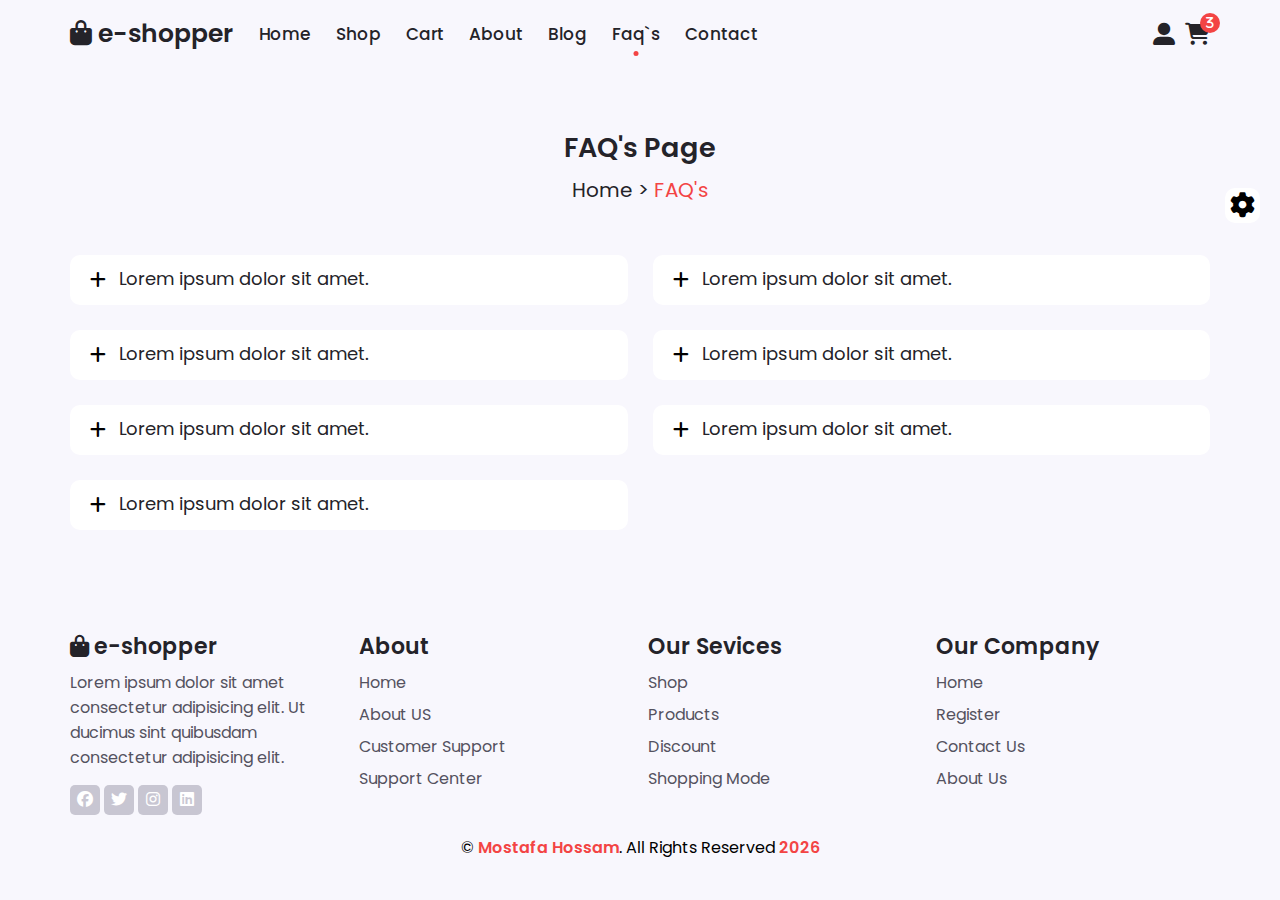
<file: faq.html>
<!DOCTYPE html>
<html lang="en">
  <head>
    <meta charset="UTF-8" />
    <meta http-equiv="X-UA-Compatible" content="IE=edge" />
    <meta name="viewport" content="width=device-width, initial-scale=1.0" />
    <!--=============== ICONS ===============-->
    <link
      rel="stylesheet"
      href="https://cdnjs.cloudflare.com/ajax/libs/font-awesome/6.2.0/css/all.min.css"
    />
    <!--=============== SWIPER CSS ===============-->
    <link
      rel="stylesheet"
      href="https://cdn.jsdelivr.net/npm/swiper@8/swiper-bundle.min.css"
    />
    <!--=============== CSS ===============-->
    <link rel="stylesheet" href="css/style.css" />
    <link rel="stylesheet" class="color-style" href="css/colors/color-1.css" />
    <title>e-commerce website</title>
  </head>
  <body>
    <!--=============== HEADER ===============-->
    <header class="header" id="header">
      <div class="container">
        <div class="header-content">
          <h4 class="logo">
            <a href="index.html"
              ><i class="fas fa-shopping-bag"></i> e-shopper</a
            >
          </h4>
          <ul class="nav">
            <span class="fas fa-times close-menu"></span>
            <li><a href="index.html">Home</a></li>
            <li><a href="shop.html">Shop</a></li>
            <li><a href="cart.html">Cart</a></li>
            <li><a href="about.html">About</a></li>
            <li><a href="blog.html">Blog</a></li>
            <li><a class="active" href="faq.html">Faq`s</a></li>
            <li><a href="contact.html">Contact</a></li>
          </ul>
          <div class="icons">
            <span class="fas fa-user-alt login"></span>
            <span class="fas fa-shopping-cart cart">
              <span class="co-cart">3</span>
            </span>
            <span class="fas fa-bars bars"></span>
          </div>
        </div>
      </div>
    </header>

    <!--=============== CART ===============-->
    <div class="cart-section" id="cart-section">
      <span class="fas fa-times close-cart"></span>
      <h3 class="title">My Cart</h3>
      <div class="cart-content">
        <div class="cart-item">
          <div class="item-img">
            <img src="img/cart-1.png" alt="" />
          </div>
          <div class="item-info">
            <h4 class="title-item">Windbreaker</h4>
            <p class="item-price">30$</p>
            <div class="amount">
              <div class="price-amount">
                <span class="decre">-</span>
                <span class="count">1</span>
                <span class="incre">+</span>
              </div>
              <span class="fas fa-trash delete"></span>
            </div>
          </div>
        </div>
        <div class="cart-item">
          <div class="item-img">
            <img src="img/cart-2.png" alt="" />
          </div>
          <div class="item-info">
            <h4 class="title-item">Cardigan Hoodie</h4>
            <p class="item-price">70$</p>
            <div class="amount">
              <div class="price-amount">
                <span class="decre">-</span>
                <span class="count">2</span>
                <span class="incre">+</span>
              </div>
              <span class="fas fa-trash delete"></span>
            </div>
          </div>
        </div>
        <div class="cart-item">
          <div class="item-img">
            <img src="img/cart-3.png" alt="" />
          </div>
          <div class="item-info">
            <h4 class="title-item">Cartoon</h4>
            <p class="item-price">50$</p>
            <div class="amount">
              <div class="price-amount">
                <span class="decre">-</span>
                <span class="count">3</span>
                <span class="incre">+</span>
              </div>
              <span class="fas fa-trash delete"></span>
            </div>
          </div>
        </div>
      </div>
      <div class="total-content">
        <h3 class="count-item">Items : <span class="length">30</span></h3>
        <h3 class="total">Total : <span class="total-price">500$</span></h3>
      </div>
      <button>buy now</button>
    </div>

    <!--=============== LOGIN ===============-->
    <div class="login-section" id="login-section">
      <span class="fas fa-times close-login"></span>
      <h3 class="title">Login</h3>
      <form action="" class="form-login">
        <div class="form-content">
          <label for="email">Email</label>
          <input
            type="email"
            name="email"
            id="email"
            placeholder="Enter your email"
            required
          />
        </div>
        <div class="form-content">
          <label for="password">Password</label>
          <input
            type="password"
            name="pass"
            id="password"
            placeholder="Enter your password"
            required
          />
        </div>
        <button>Login Now</button>
        <p class="signup">
          Not a member ? <a href="registration.html">sign up now</a>
        </p>
      </form>
    </div>
    <!--=============== FAQ'S ===============-->
    <section class="questions">
      <div class="container">
        <div class="page-content">
          <h2 class="page-title">FAQ's Page</h2>
          <p class="links">
            <a href="index.html" class="home">Home</a>
            <span>></span>
            <a href="#" class="curent">FAQ's</a>
          </p>
        </div>
        <div class="faq-content">
          <div class="faq-item">
            <span class="fas fa-plus"></span>
            <div class="text-item">
              <span>Lorem ipsum dolor sit amet.</span>
              <p>
                Lorem ipsum dolor sit amet consectetur adipisicing elit. Qui,
                porro! Repellat hic atque architecto suscipit. Molestias
                nesciunt dolor iste dolores maiores, soluta aut iure labore
                omnis repellendus eligendi alias? Explicabo!
              </p>
            </div>
          </div>
          <div class="faq-item">
            <span class="fas fa-plus"></span>
            <div class="text-item">
              <span>Lorem ipsum dolor sit amet.</span>
              <p>
                Lorem ipsum dolor sit amet consectetur adipisicing elit. Qui,
                porro! Repellat hic atque architecto suscipit. Molestias
                nesciunt dolor iste dolores maiores, soluta aut iure labore
                omnis repellendus eligendi alias? Explicabo!
              </p>
            </div>
          </div>
          <div class="faq-item">
            <span class="fas fa-plus"></span>
            <div class="text-item">
              <span>Lorem ipsum dolor sit amet.</span>
              <p>
                Lorem ipsum dolor sit amet consectetur adipisicing elit. Qui,
                porro! Repellat hic atque architecto suscipit. Molestias
                nesciunt dolor iste dolores maiores, soluta aut iure labore
                omnis repellendus eligendi alias? Explicabo!
              </p>
            </div>
          </div>
          <div class="faq-item">
            <span class="fas fa-plus"></span>
            <div class="text-item">
              <span>Lorem ipsum dolor sit amet.</span>
              <p>
                Lorem ipsum dolor sit amet consectetur adipisicing elit. Qui,
                porro! Repellat hic atque architecto suscipit. Molestias
                nesciunt dolor iste dolores maiores, soluta aut iure labore
                omnis repellendus eligendi alias? Explicabo!
              </p>
            </div>
          </div>
          <div class="faq-item">
            <span class="fas fa-plus"></span>
            <div class="text-item">
              <span>Lorem ipsum dolor sit amet.</span>
              <p>
                Lorem ipsum dolor sit amet consectetur adipisicing elit. Qui,
                porro! Repellat hic atque architecto suscipit. Molestias
                nesciunt dolor iste dolores maiores, soluta aut iure labore
                omnis repellendus eligendi alias? Explicabo!
              </p>
            </div>
          </div>
          <div class="faq-item">
            <span class="fas fa-plus"></span>
            <div class="text-item">
              <span>Lorem ipsum dolor sit amet.</span>
              <p>
                Lorem ipsum dolor sit amet consectetur adipisicing elit. Qui,
                porro! Repellat hic atque architecto suscipit. Molestias
                nesciunt dolor iste dolores maiores, soluta aut iure labore
                omnis repellendus eligendi alias? Explicabo!
              </p>
            </div>
          </div>
          <div class="faq-item">
            <span class="fas fa-plus"></span>
            <div class="text-item">
              <span>Lorem ipsum dolor sit amet.</span>
              <p>
                Lorem ipsum dolor sit amet consectetur adipisicing elit. Qui,
                porro! Repellat hic atque architecto suscipit. Molestias
                nesciunt dolor iste dolores maiores, soluta aut iure labore
                omnis repellendus eligendi alias? Explicabo!
              </p>
            </div>
          </div>
        </div>
      </div>
    </section>
    <!--=============== FOOTER ===============-->
    <footer class="footer">
      <div class="container">
        <div class="footer-content">
          <div class="foot">
            <h3>
              <a href="index.html"
                ><i class="fas fa-shopping-bag"></i> e-shopper</a
              >
            </h3>
            <p>
              Lorem ipsum dolor sit amet consectetur adipisicing elit. Ut
              ducimus sint quibusdam consectetur adipisicing elit.
            </p>
            <div class="social">
              <a href="#"><i class="fab fa-facebook"></i></a>
              <a href="#"><i class="fab fa-twitter"></i></a>
              <a href="#"><i class="fab fa-instagram"></i></a>
              <a href="#"><i class="fab fa-linkedin"></i></a>
            </div>
          </div>
          <div class="foot">
            <h3>About</h3>
            <ul>
              <li><a href="#">Home</a></li>
              <li><a href="#">About US</a></li>
              <li><a href="#">Customer Support</a></li>
              <li><a href="#">Support Center</a></li>
            </ul>
          </div>
          <div class="foot">
            <h3>Our Sevices</h3>
            <ul>
              <li><a href="#">Shop</a></li>
              <li><a href="#">Products</a></li>
              <li><a href="#">Discount</a></li>
              <li><a href="#">Shopping Mode</a></li>
            </ul>
          </div>
          <div class="foot">
            <h3>Our Company</h3>
            <ul>
              <li><a href="#">Home</a></li>
              <li><a href="#">Register</a></li>
              <li><a href="#">Contact Us</a></li>
              <li><a href="#">About Us</a></li>
            </ul>
          </div>
        </div>
        <div class="footer-copy">
          &copy; <span>Mostafa Hossam</span>. All Rights Reserved
          <span class="year">2022</span>
        </div>
      </div>
    </footer>
    <!--=============== SCROLL UP ===============-->
    <button class="scroll-up"><i class="fas fa-arrow-up"></i></button>
    <!--=============== STYLE SWITCHER ===============-->
    <div class="swither">
      <p><span class="fas fa-gear gear"></span></p>
      <div class="all-color">
        <span class="fas color fa-check" data-color="color-1"></span>
        <span class="fas color" data-color="color-2"></span>
        <span class="fas color" data-color="color-3"></span>
        <span class="fas color" data-color="color-4"></span>
        <span class="fas color" data-color="color-5"></span>
      </div>
    </div>
    <!--=============== SWIPER JS ===============-->
    <script src="https://cdn.jsdelivr.net/npm/swiper@8/swiper-bundle.min.js"></script>
    <!--=============== JS ===============-->
    <script src="js/main.js"></script>
  </body>
</html>
</file>
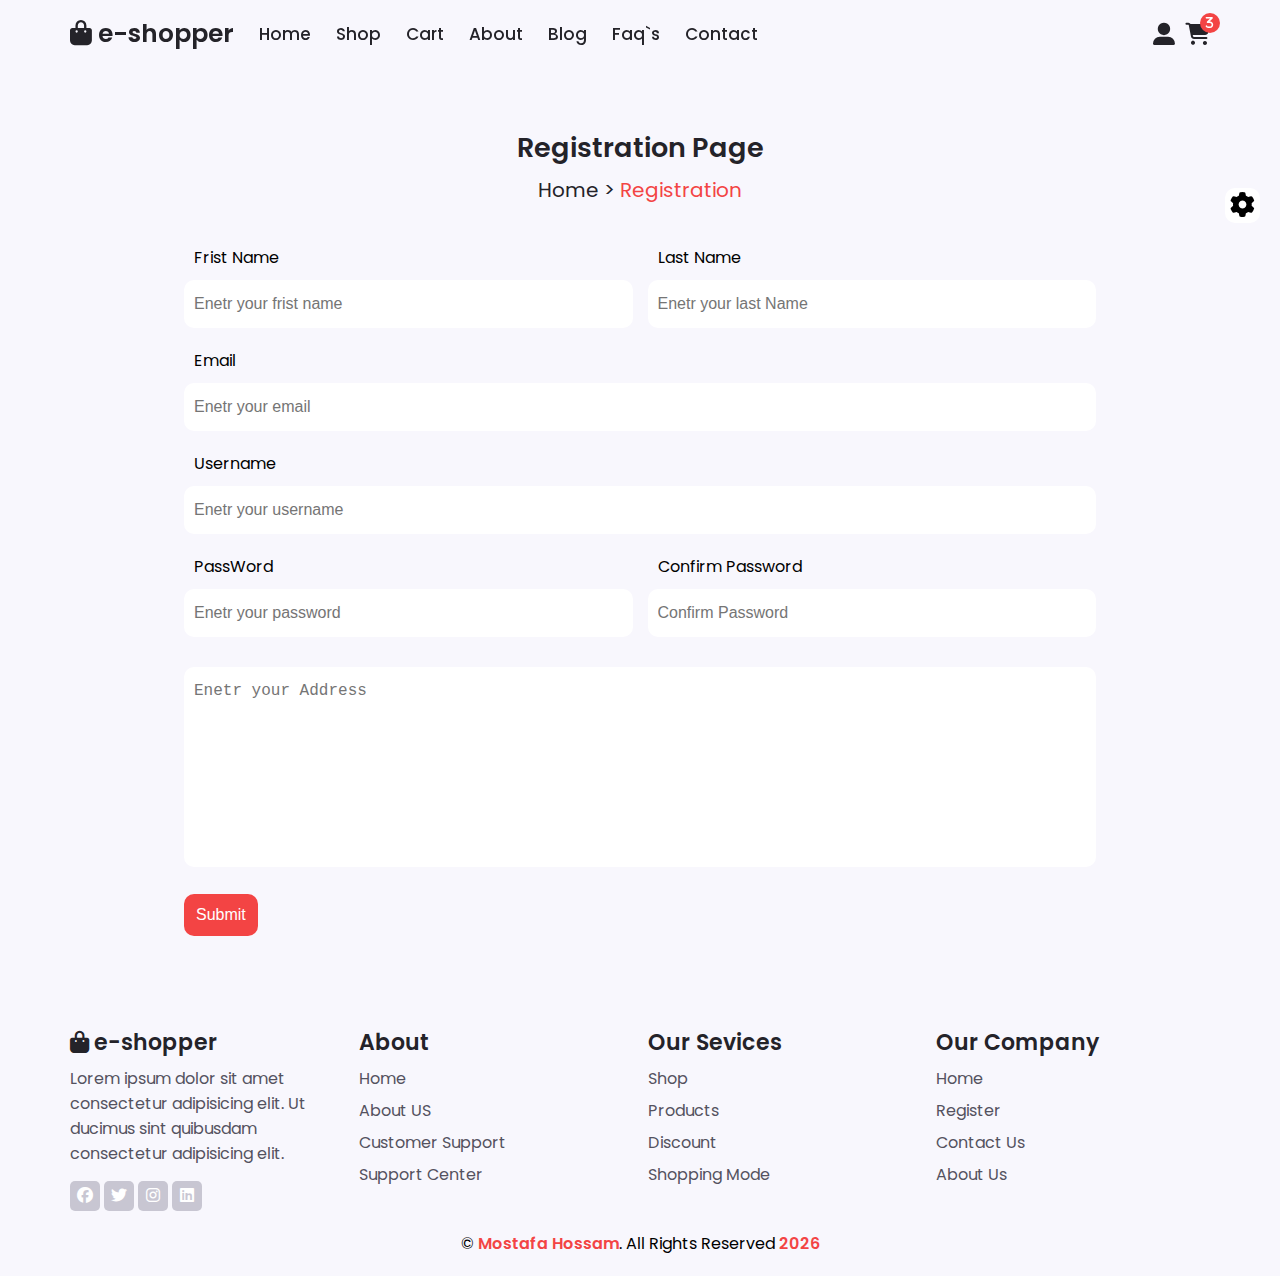
<file: registration.html>
<!DOCTYPE html>
<html lang="en">
  <head>
    <meta charset="UTF-8" />
    <meta http-equiv="X-UA-Compatible" content="IE=edge" />
    <meta name="viewport" content="width=device-width, initial-scale=1.0" />
    <!--=============== ICONS ===============-->
    <link
      rel="stylesheet"
      href="https://cdnjs.cloudflare.com/ajax/libs/font-awesome/6.2.0/css/all.min.css"
    />
    <!--=============== SWIPER CSS ===============-->
    <link
      rel="stylesheet"
      href="https://cdn.jsdelivr.net/npm/swiper@8/swiper-bundle.min.css"
    />
    <!--=============== CSS ===============-->
    <link rel="stylesheet" href="css/style.css" />
    <link rel="stylesheet" class="color-style" href="css/colors/color-1.css" />
    <title>e-commerce website</title>
  </head>
  <body>
    <!--=============== HEADER ===============-->
    <header class="header" id="header">
      <div class="container">
        <div class="header-content">
          <h4 class="logo">
            <a href="index.html"
              ><i class="fas fa-shopping-bag"></i> e-shopper</a
            >
          </h4>
          <ul class="nav">
            <span class="fas fa-times close-menu"></span>
            <li><a href="index.html">Home</a></li>
            <li><a href="shop.html">Shop</a></li>
            <li><a href="cart.html">Cart</a></li>
            <li><a href="about.html">About</a></li>
            <li><a href="blog.html">Blog</a></li>
            <li><a href="faq.html">Faq`s</a></li>
            <li><a href="contact.html">Contact</a></li>
          </ul>
          <div class="icons">
            <span class="fas fa-user-alt login"></span>
            <span class="fas fa-shopping-cart cart">
              <span class="co-cart">3</span>
            </span>
            <span class="fas fa-bars bars"></span>
          </div>
        </div>
      </div>
    </header>

    <!--=============== CART ===============-->
    <div class="cart-section" id="cart-section">
      <span class="fas fa-times close-cart"></span>
      <h3 class="title">My Cart</h3>
      <div class="cart-content">
        <div class="cart-item">
          <div class="item-img">
            <img src="img/cart-1.png" alt="" />
          </div>
          <div class="item-info">
            <h4 class="title-item">Windbreaker</h4>
            <p class="item-price">30$</p>
            <div class="amount">
              <div class="price-amount">
                <span class="decre">-</span>
                <span class="count">1</span>
                <span class="incre">+</span>
              </div>
              <span class="fas fa-trash delete"></span>
            </div>
          </div>
        </div>
        <div class="cart-item">
          <div class="item-img">
            <img src="img/cart-2.png" alt="" />
          </div>
          <div class="item-info">
            <h4 class="title-item">Cardigan Hoodie</h4>
            <p class="item-price">70$</p>
            <div class="amount">
              <div class="price-amount">
                <span class="decre">-</span>
                <span class="count">2</span>
                <span class="incre">+</span>
              </div>
              <span class="fas fa-trash delete"></span>
            </div>
          </div>
        </div>
        <div class="cart-item">
          <div class="item-img">
            <img src="img/cart-3.png" alt="" />
          </div>
          <div class="item-info">
            <h4 class="title-item">Cartoon</h4>
            <p class="item-price">50$</p>
            <div class="amount">
              <div class="price-amount">
                <span class="decre">-</span>
                <span class="count">3</span>
                <span class="incre">+</span>
              </div>
              <span class="fas fa-trash delete"></span>
            </div>
          </div>
        </div>
      </div>
      <div class="total-content">
        <h3 class="count-item">Items : <span class="length">30</span></h3>
        <h3 class="total">Total : <span class="total-price">500$</span></h3>
      </div>
      <button>buy now</button>
    </div>

    <!--=============== LOGIN ===============-->
    <div class="login-section" id="login-section">
      <span class="fas fa-times close-login"></span>
      <h3 class="title">Login</h3>
      <form action="" class="form-login">
        <div class="form-content">
          <label for="email">Email</label>
          <input
            type="email"
            name="email"
            id="email"
            placeholder="Enter your email"
            required
          />
        </div>
        <div class="form-content">
          <label for="password">Password</label>
          <input
            type="password"
            name="pass"
            id="password"
            placeholder="Enter your password"
            required
          />
        </div>
        <button>Login Now</button>
        <p class="signup">
          Not a member ? <a href="registration.html">sign up now</a>
        </p>
      </form>
    </div>
    <!--=============== REGISTRATION ===============-->
    <section class="registration">
      <div class="container">
        <div class="page-content">
          <h2 class="page-title">Registration Page</h2>
          <p class="links">
            <a href="index.html" class="home">Home</a>
            <span>></span>
            <a href="#" class="curent">Registration</a>
          </p>
        </div>
        <div class="registration-content">
          <form class="form-registration">
            <div class="flex-input">
              <div class="item-form">
                <label for="fname">Frist Name</label>
                <input
                  type="text"
                  name="fname"
                  id="fname"
                  placeholder="Enetr your frist name"
                />
              </div>
              <div class="item-form">
                <label for="emailC">Last Name</label>
                <input
                  type="text"
                  name="lname"
                  id="lname"
                  placeholder="Enetr your last Name"
                />
              </div>
            </div>
            <div class="item-form">
              <label for="email-r">Email</label>
              <input
                type="email"
                name="email-r"
                id="email-r"
                placeholder="Enetr your email"
              />
            </div>
            <div class="item-form">
              <label for="username">Username</label>
              <input
                type="text"
                name="username"
                id="username"
                placeholder="Enetr your username"
              />
            </div>
            <div class="flex-input">
              <div class="item-form">
                <label for="password">PassWord</label>
                <input
                  type="password"
                  name="password"
                  id="password"
                  placeholder="Enetr your password"
                />
              </div>
              <div class="item-form">
                <label for="c-password">Confirm Password</label>
                <input
                  type="password"
                  name="c-password"
                  id="c-password"
                  placeholder="Confirm Password"
                />
              </div>
            </div>
            <textarea
              name="textarea"
              id=""
              placeholder="Enetr your Address"
            ></textarea>
            <button>submit</button>
          </form>
        </div>
      </div>
    </section>

    <!--=============== FOOTER ===============-->
    <footer class="footer">
      <div class="container">
        <div class="footer-content">
          <div class="foot">
            <h3>
              <a href="index.html"
                ><i class="fas fa-shopping-bag"></i> e-shopper</a
              >
            </h3>
            <p>
              Lorem ipsum dolor sit amet consectetur adipisicing elit. Ut
              ducimus sint quibusdam consectetur adipisicing elit.
            </p>
            <div class="social">
              <a href="#"><i class="fab fa-facebook"></i></a>
              <a href="#"><i class="fab fa-twitter"></i></a>
              <a href="#"><i class="fab fa-instagram"></i></a>
              <a href="#"><i class="fab fa-linkedin"></i></a>
            </div>
          </div>
          <div class="foot">
            <h3>About</h3>
            <ul>
              <li><a href="#">Home</a></li>
              <li><a href="#">About US</a></li>
              <li><a href="#">Customer Support</a></li>
              <li><a href="#">Support Center</a></li>
            </ul>
          </div>
          <div class="foot">
            <h3>Our Sevices</h3>
            <ul>
              <li><a href="#">Shop</a></li>
              <li><a href="#">Products</a></li>
              <li><a href="#">Discount</a></li>
              <li><a href="#">Shopping Mode</a></li>
            </ul>
          </div>
          <div class="foot">
            <h3>Our Company</h3>
            <ul>
              <li><a href="#">Home</a></li>
              <li><a href="#">Register</a></li>
              <li><a href="#">Contact Us</a></li>
              <li><a href="#">About Us</a></li>
            </ul>
          </div>
        </div>
        <div class="footer-copy">
          &copy; <span>Mostafa Hossam</span>. All Rights Reserved
          <span class="year">2022</span>
        </div>
      </div>
    </footer>
    <!--=============== SCROLL UP ===============-->
    <button class="scroll-up"><i class="fas fa-arrow-up"></i></button>
    <!--=============== STYLE SWITCHER ===============-->
    <div class="swither">
      <p><span class="fas fa-gear gear"></span></p>
      <div class="all-color">
        <span class="fas color fa-check" data-color="color-1"></span>
        <span class="fas color" data-color="color-2"></span>
        <span class="fas color" data-color="color-3"></span>
        <span class="fas color" data-color="color-4"></span>
        <span class="fas color" data-color="color-5"></span>
      </div>
    </div>
    <!--=============== SWIPER JS ===============-->
    <script src="https://cdn.jsdelivr.net/npm/swiper@8/swiper-bundle.min.js"></script>
    <!--=============== JS ===============-->
    <script src="js/main.js"></script>
  </body>
</html>
</file>
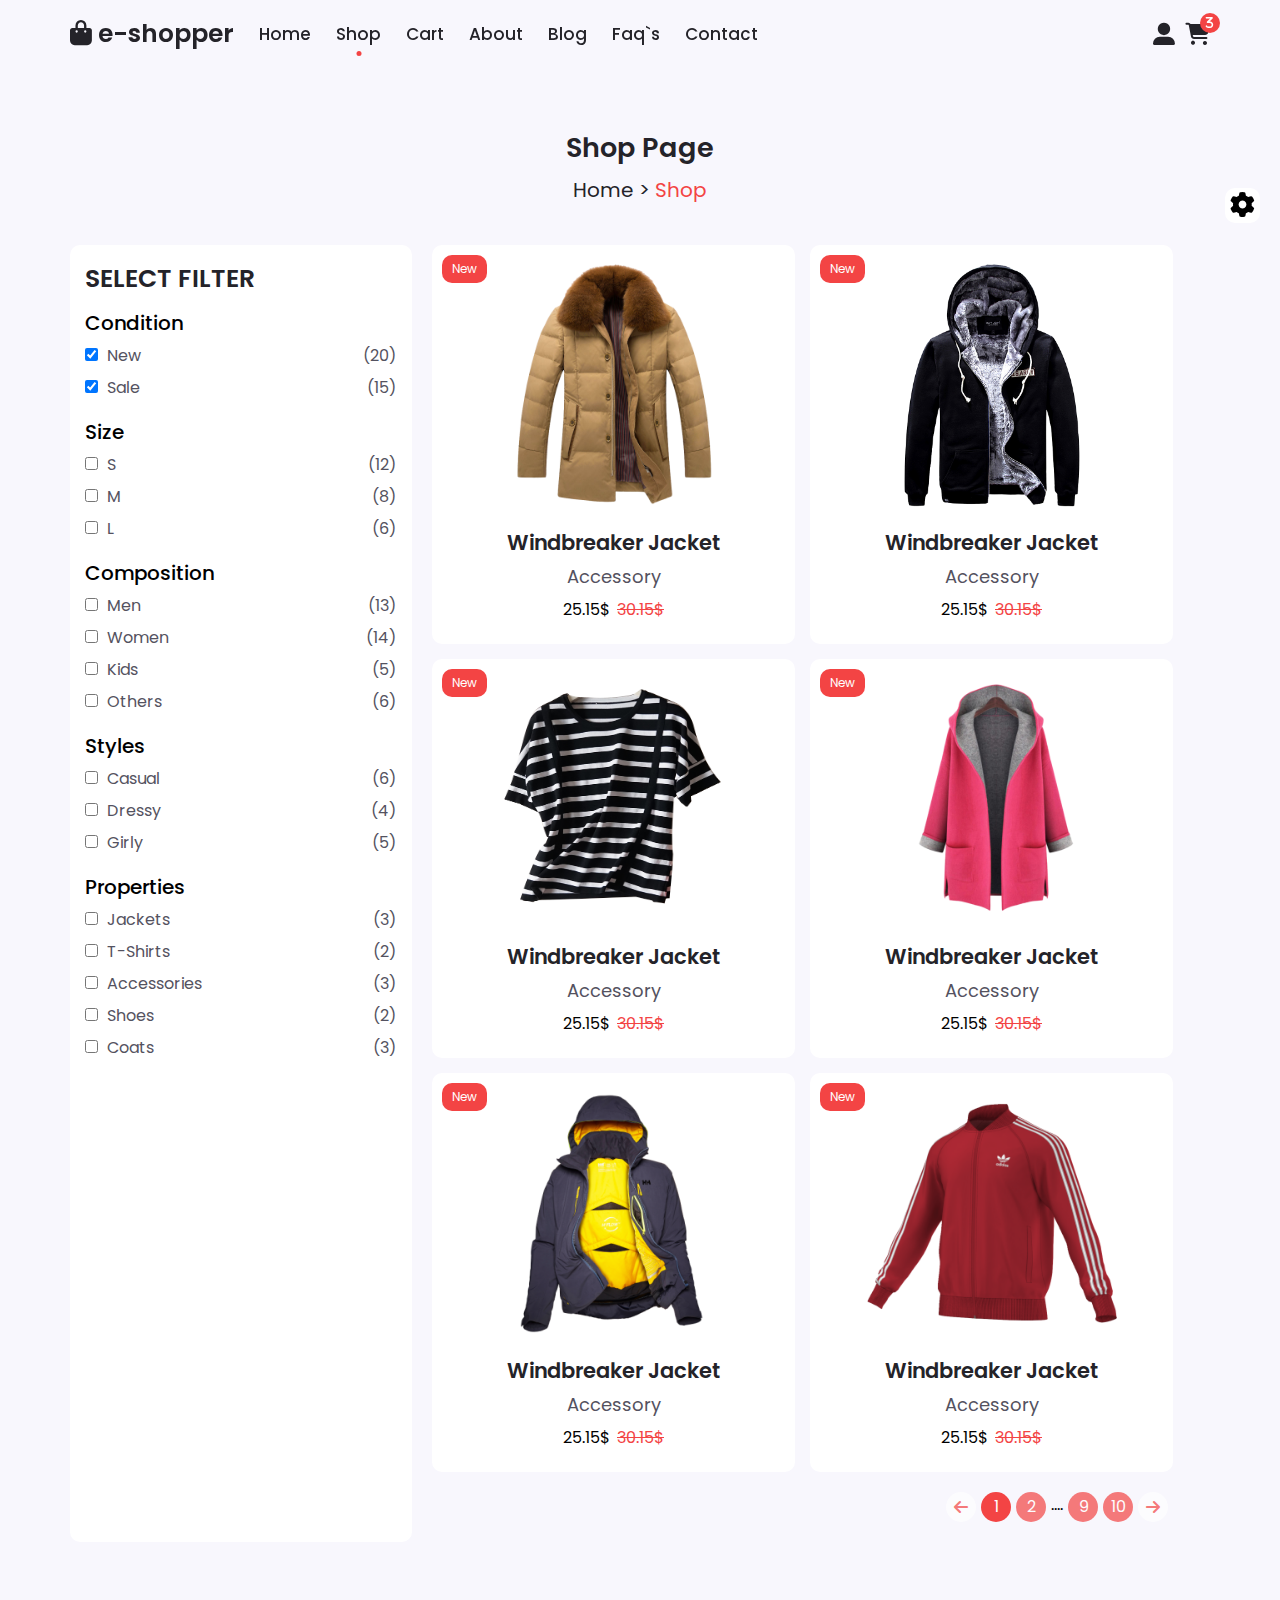
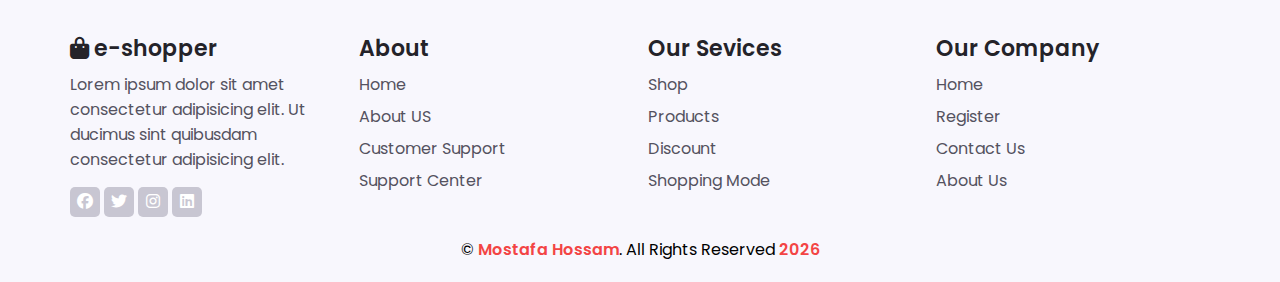
<file: shop.html>
<!DOCTYPE html>
<html lang="en">
  <head>
    <meta charset="UTF-8" />
    <meta http-equiv="X-UA-Compatible" content="IE=edge" />
    <meta name="viewport" content="width=device-width, initial-scale=1.0" />
    <!--=============== ICONS ===============-->
    <link
      rel="stylesheet"
      href="https://cdnjs.cloudflare.com/ajax/libs/font-awesome/6.2.0/css/all.min.css"
    />
    <!--=============== SWIPER CSS ===============-->
    <link
      rel="stylesheet"
      href="https://cdn.jsdelivr.net/npm/swiper@8/swiper-bundle.min.css"
    />
    <!--=============== CSS ===============-->
    <link rel="stylesheet" href="css/style.css" />
    <link rel="stylesheet" class="color-style" href="css/colors/color-1.css" />
    <title>e-commerce website</title>
  </head>
  <body>
    <!--=============== HEADER ===============-->
    <header class="header" id="header">
      <div class="container">
        <div class="header-content">
          <h4 class="logo">
            <a href="index.html"
              ><i class="fas fa-shopping-bag"></i> e-shopper</a
            >
          </h4>
          <ul class="nav">
            <span class="fas fa-times close-menu"></span>
            <li><a href="index.html">Home</a></li>
            <li><a class="active" href="shop.html">Shop</a></li>
            <li><a href="cart.html">Cart</a></li>
            <li><a href="about.html">About</a></li>
            <li><a href="blog.html">Blog</a></li>
            <li><a href="faq.html">Faq`s</a></li>
            <li><a href="contact.html">Contact</a></li>
          </ul>
          <div class="icons">
            <span class="fas fa-user-alt login"></span>
            <span class="fas fa-shopping-cart cart">
              <span class="co-cart">3</span>
            </span>
            <span class="fas fa-bars bars"></span>
          </div>
        </div>
      </div>
    </header>

    <!--=============== CART ===============-->
    <div class="cart-section" id="cart-section">
      <span class="fas fa-times close-cart"></span>
      <h3 class="title">My Cart</h3>
      <div class="cart-content">
        <div class="cart-item">
          <div class="item-img">
            <img src="img/cart-1.png" alt="" />
          </div>
          <div class="item-info">
            <h4 class="title-item">Windbreaker</h4>
            <p class="item-price">30$</p>
            <div class="amount">
              <div class="price-amount">
                <span class="decre">-</span>
                <span class="count">1</span>
                <span class="incre">+</span>
              </div>
              <span class="fas fa-trash delete"></span>
            </div>
          </div>
        </div>
        <div class="cart-item">
          <div class="item-img">
            <img src="img/cart-2.png" alt="" />
          </div>
          <div class="item-info">
            <h4 class="title-item">Cardigan Hoodie</h4>
            <p class="item-price">70$</p>
            <div class="amount">
              <div class="price-amount">
                <span class="decre">-</span>
                <span class="count">2</span>
                <span class="incre">+</span>
              </div>
              <span class="fas fa-trash delete"></span>
            </div>
          </div>
        </div>
        <div class="cart-item">
          <div class="item-img">
            <img src="img/cart-3.png" alt="" />
          </div>
          <div class="item-info">
            <h4 class="title-item">Cartoon</h4>
            <p class="item-price">50$</p>
            <div class="amount">
              <div class="price-amount">
                <span class="decre">-</span>
                <span class="count">3</span>
                <span class="incre">+</span>
              </div>
              <span class="fas fa-trash delete"></span>
            </div>
          </div>
        </div>
      </div>
      <div class="total-content">
        <h3 class="count-item">Items : <span class="length">30</span></h3>
        <h3 class="total">Total : <span class="total-price">500$</span></h3>
      </div>
      <button>buy now</button>
    </div>

    <!--=============== LOGIN ===============-->
    <div class="login-section" id="login-section">
      <span class="fas fa-times close-login"></span>
      <h3 class="title">Login</h3>
      <form action="" class="form-login">
        <div class="form-content">
          <label for="email">Email</label>
          <input
            type="email"
            name="email"
            id="email"
            placeholder="Enter your email"
            required
          />
        </div>
        <div class="form-content">
          <label for="password">Password</label>
          <input
            type="password"
            name="pass"
            id="password"
            placeholder="Enter your password"
            required
          />
        </div>
        <button>Login Now</button>
        <p class="signup">
          Not a member ? <a href="registration.html">sign up now</a>
        </p>
      </form>
    </div>
    <!--=============== SHOP ===============-->
    <section class="shop">
      <div class="container">
        <div class="page-content">
          <h2 class="page-title">Shop Page</h2>
          <p class="links">
            <a href="index.html" class="home">Home</a>
            <span>></span>
            <a href="#" class="curent">Shop</a>
          </p>
        </div>
        <div class="shop-content">
          <div class="left-boxs">
            <h3 class="head-left-box">Select filter</h3>
            <div class="filter-content">
              <h4 class="head-filter">Condition</h4>
              <div class="fil-item">
                <div class="filter">
                  <input type="checkbox" id="new" checked />
                  <label for="new">New</label>
                </div>
                <p>(20)</p>
              </div>
              <div class="fil-item">
                <div class="filter">
                  <input type="checkbox" id="sale" checked />
                  <label for="sale">Sale</label>
                </div>
                <p>(15)</p>
              </div>
            </div>
            <div class="filter-content">
              <h4 class="head-filter">Size</h4>
              <div class="fil-item">
                <div class="filter">
                  <input type="checkbox" id="S" />
                  <label for="S">S</label>
                </div>
                <p>(12)</p>
              </div>
              <div class="fil-item">
                <div class="filter">
                  <input type="checkbox" id="M" />
                  <label for="M">M</label>
                </div>
                <p>(8)</p>
              </div>
              <div class="fil-item">
                <div class="filter">
                  <input type="checkbox" id="L" />
                  <label for="L">L</label>
                </div>
                <p>(6)</p>
              </div>
            </div>
            <div class="filter-content">
              <h4 class="head-filter">Composition</h4>
              <div class="fil-item">
                <div class="filter">
                  <input type="checkbox" id="Men" />
                  <label for="Men">Men</label>
                </div>
                <p>(13)</p>
              </div>
              <div class="fil-item">
                <div class="filter">
                  <input type="checkbox" id="Women" />
                  <label for="Women">Women</label>
                </div>
                <p>(14)</p>
              </div>
              <div class="fil-item">
                <div class="filter">
                  <input type="checkbox" id="Kids" />
                  <label for="Kids">Kids</label>
                </div>
                <p>(5)</p>
              </div>
              <div class="fil-item">
                <div class="filter">
                  <input type="checkbox" id="Others" />
                  <label for="Others">Others</label>
                </div>
                <p>(6)</p>
              </div>
            </div>
            <div class="filter-content">
              <h4 class="head-filter">Styles</h4>
              <div class="fil-item">
                <div class="filter">
                  <input type="checkbox" id="Casual" />
                  <label for="Casual">Casual</label>
                </div>
                <p>(6)</p>
              </div>
              <div class="fil-item">
                <div class="filter">
                  <input type="checkbox" id="Dressy" />
                  <label for="Dressy">Dressy</label>
                </div>
                <p>(4)</p>
              </div>
              <div class="fil-item">
                <div class="filter">
                  <input type="checkbox" id="Girly" />
                  <label for="Girly">Girly</label>
                </div>
                <p>(5)</p>
              </div>
            </div>
            <div class="filter-content">
              <h4 class="head-filter">Properties</h4>
              <div class="fil-item">
                <div class="filter">
                  <input type="checkbox" id="Jackets" />
                  <label for="Jackets">Jackets</label>
                </div>
                <p>(3)</p>
              </div>
              <div class="fil-item">
                <div class="filter">
                  <input type="checkbox" id="T-Shirts" />
                  <label for="T-Shirts">T-Shirts</label>
                </div>
                <p>(2)</p>
              </div>
              <div class="fil-item">
                <div class="filter">
                  <input type="checkbox" id="Accessories" />
                  <label for="Accessories">Accessories</label>
                </div>
                <p>(3)</p>
              </div>
              <div class="fil-item">
                <div class="filter">
                  <input type="checkbox" id="Shoes" />
                  <label for="Shoes">Shoes</label>
                </div>
                <p>(2)</p>
              </div>
              <div class="fil-item">
                <div class="filter">
                  <input type="checkbox" id="Coats" />
                  <label for="Coats">Coats</label>
                </div>
                <p>(3)</p>
              </div>
            </div>
          </div>
          <div class="right-boxs">
            <div class="all-products">
              <div class="box">
                <span class="new btn">New</span>
                <img src="img/product-1.png" alt="" />
                <h3 class="box-title">Windbreaker Jacket</h3>
                <p class="info">Accessory</p>
                <div class="box-price">
                  <span class="disc-price">25.15$</span>
                  <span class="bre-price">30.15$</span>
                </div>
                <button class="arrival-btn">
                  <i class="fas fa-shopping-cart"></i>
                </button>
              </div>
              <div class="box">
                <span class="new btn">New</span>
                <img src="img/product-2.png" alt="" />
                <h3 class="box-title">Windbreaker Jacket</h3>
                <p class="info">Accessory</p>
                <div class="box-price">
                  <span class="disc-price">25.15$</span>
                  <span class="bre-price">30.15$</span>
                </div>
                <button class="arrival-btn">
                  <i class="fas fa-shopping-cart"></i>
                </button>
              </div>
              <div class="box">
                <span class="new btn">New</span>
                <img src="img/product-3.png" alt="" />
                <h3 class="box-title">Windbreaker Jacket</h3>
                <p class="info">Accessory</p>
                <div class="box-price">
                  <span class="disc-price">25.15$</span>
                  <span class="bre-price">30.15$</span>
                </div>
                <button class="arrival-btn">
                  <i class="fas fa-shopping-cart"></i>
                </button>
              </div>
              <div class="box">
                <span class="new btn">New</span>
                <img src="img/product-4.png" alt="" />
                <h3 class="box-title">Windbreaker Jacket</h3>
                <p class="info">Accessory</p>
                <div class="box-price">
                  <span class="disc-price">25.15$</span>
                  <span class="bre-price">30.15$</span>
                </div>
                <button class="arrival-btn">
                  <i class="fas fa-shopping-cart"></i>
                </button>
              </div>
              <div class="box">
                <span class="new btn">New</span>
                <img src="img/product-5.png" alt="" />
                <h3 class="box-title">Windbreaker Jacket</h3>
                <p class="info">Accessory</p>
                <div class="box-price">
                  <span class="disc-price">25.15$</span>
                  <span class="bre-price">30.15$</span>
                </div>
                <button class="arrival-btn">
                  <i class="fas fa-shopping-cart"></i>
                </button>
              </div>
              <div class="box">
                <span class="new btn">New</span>
                <img src="img/product-6.png" alt="" />
                <h3 class="box-title">Windbreaker Jacket</h3>
                <p class="info">Accessory</p>
                <div class="box-price">
                  <span class="disc-price">25.15$</span>
                  <span class="bre-price">30.15$</span>
                </div>
                <button class="arrival-btn">
                  <i class="fas fa-shopping-cart"></i>
                </button>
              </div>
            </div>
            <ul class="pagin">
              <li class="fas fa-arrow-left ic"></li>
              <li class="active">1</li>
              <li>2</li>
              <span>....</span>
              <li>9</li>
              <li>10</li>
              <li class="fas fa-arrow-right ic"></li>
            </ul>
          </div>
        </div>
      </div>
    </section>
    <!--=============== FOOTER ===============-->
    <footer class="footer">
      <div class="container">
        <div class="footer-content">
          <div class="foot">
            <h3>
              <a href="index.html"
                ><i class="fas fa-shopping-bag"></i> e-shopper</a
              >
            </h3>
            <p>
              Lorem ipsum dolor sit amet consectetur adipisicing elit. Ut
              ducimus sint quibusdam consectetur adipisicing elit.
            </p>
            <div class="social">
              <a href="#"><i class="fab fa-facebook"></i></a>
              <a href="#"><i class="fab fa-twitter"></i></a>
              <a href="#"><i class="fab fa-instagram"></i></a>
              <a href="#"><i class="fab fa-linkedin"></i></a>
            </div>
          </div>
          <div class="foot">
            <h3>About</h3>
            <ul>
              <li><a href="#">Home</a></li>
              <li><a href="#">About US</a></li>
              <li><a href="#">Customer Support</a></li>
              <li><a href="#">Support Center</a></li>
            </ul>
          </div>
          <div class="foot">
            <h3>Our Sevices</h3>
            <ul>
              <li><a href="#">Shop</a></li>
              <li><a href="#">Products</a></li>
              <li><a href="#">Discount</a></li>
              <li><a href="#">Shopping Mode</a></li>
            </ul>
          </div>
          <div class="foot">
            <h3>Our Company</h3>
            <ul>
              <li><a href="#">Home</a></li>
              <li><a href="#">Register</a></li>
              <li><a href="#">Contact Us</a></li>
              <li><a href="#">About Us</a></li>
            </ul>
          </div>
        </div>
        <div class="footer-copy">
          &copy; <span>Mostafa Hossam</span>. All Rights Reserved
          <span class="year"></span>
        </div>
      </div>
    </footer>
    <!--=============== SCROLL UP ===============-->
    <button class="scroll-up"><i class="fas fa-arrow-up"></i></button>
    <!--=============== STYLE SWITCHER ===============-->
    <div class="swither">
      <p><span class="fas fa-gear gear"></span></p>
      <div class="all-color">
        <span class="fas color fa-check" data-color="color-1"></span>
        <span class="fas color" data-color="color-2"></span>
        <span class="fas color" data-color="color-3"></span>
        <span class="fas color" data-color="color-4"></span>
        <span class="fas color" data-color="color-5"></span>
      </div>
    </div>
    <!--=============== SWIPER JS ===============-->
    <script src="https://cdn.jsdelivr.net/npm/swiper@8/swiper-bundle.min.js"></script>
    <!--=============== JS ===============-->
    <script src="js/main.js"></script>
  </body>
</html>
</file>
<file: css/style.css>
/*=============== GOOGLE FONTS ===============*/
@import url("https://fonts.googleapis.com/css2?family=Poppins:wght@400;500;600;900&display=swap");
/*=============== VARIABLES CSS ===============*/
:root {
  /*========== Colors ==========*/
  --title-color: hsl(250, 8%, 15%);
  --text-color: hsl(250, 8%, 35%);
  --body-color: hsl(250, 60%, 98%);
  --container-color: #fff;
  --shadow: hsla(0, 0%, 15%, 0.1);
  --scroll-bar-color: hsl(250, 12%, 90%);
  --scroll-thumb-color: hsl(250, 12%, 80%);
  --main-transtion: 0.3s;
  /*========== Font and typography ==========*/
  --body-font: "Poppins", sans-serif;
}

/*=============== BASE ===============*/
* {
  box-sizing: border-box;
  margin: 0;
  padding: 0;
  border: none;
  outline: none;
  text-decoration: none;
  list-style: none;
}
html {
  scroll-behavior: smooth;
}
button,
.btn {
  cursor: pointer;
  border-radius: 10px;
  display: inline-block;
  text-align: center;
  font-size: 16px;
  padding: 12px;
  background-color: var(--first-color);
  color: #fff;
  text-transform: capitalize;
  transition: var(--main-transtion);
}
button:hover,
.btn:hover {
  background-color: var(--first-color-alt);
}
body {
  font-family: "Poppins", sans-serif;
  background-color: var(--body-color);
}
section {
  padding-top: 50px;
  padding-bottom: 20px;
}
.section-title {
  font-size: 30px;
  color: var(--title-color);
  text-align: center;
  padding-bottom: 70px;
  font-weight: 600;
  text-transform: capitalize;
}
@media (max-width: 768px) {
  .section-title {
    font-size: 26px;
  }
}
.page-content {
  text-align: center;
  margin-bottom: 20px;
}
.page-content .page-title {
  color: var(--title-color);
  font-size: 27px;
  font-weight: 600;
  padding-bottom: 7px;
}
.page-content .links {
  color: var(--title-color);
  font-size: 20px;
}
.page-content .links a {
  color: var(--title-color);
  font-size: 20px;
  transition: var(--main-transtion);
}
.page-content .links a.home:hover,
.page-content .links a.curent {
  color: var(--first-color);
}
@media (max-width: 768px) {
  .page-content .links a {
    font-size: 18px;
  }
}
/* //Container  */
.container {
  margin: 0px auto;
  padding: 10px 15px;
}
@media (min-width: 768px) {
  .container {
    width: 750px;
  }
}
@media (min-width: 992px) {
  .container {
    width: 970px;
  }
}
@media (min-width: 1200px) {
  .container {
    width: 1170px;
  }
}
/*=============== Header ===============*/
.header {
  position: sticky;
  top: 0;
  left: 0;
  right: 0;
  z-index: 50;
  padding: 5px 0;
  background-color: transparent;
}
.header.scroll {
  background-color: var(--body-color);
  box-shadow: 0 1px 4px var(--shadow);
}

.header .container .header-content {
  display: flex;
  align-items: center;
  justify-content: space-between;
}
.header .container .header-content .logo {
  padding-right: 15px;
  font-size: 25px;
  font-weight: 600;
}
.header .container .header-content .logo a {
  color: var(--title-color);
}
.header .container .header-content .nav {
  display: flex;
  align-items: center;
  column-gap: 5px;
  flex: 1;
  transition: var(--main-transtion);
}
.header .container .header-content .nav .close-menu {
  display: none;
  position: absolute;
  top: 10px;
  left: 10px;
  width: 35px;
  height: 35px;
  border-radius: 10px;
  font-size: 25px;
  cursor: pointer;
  align-items: center;
  justify-content: center;
}
.header .container .header-content .nav .close-menu:hover {
  color: var(--first-color);
}
.header .container .header-content .nav li a {
  padding: 10px;
  font-size: 17px;
  position: relative;
  color: var(--title-color);
  font-weight: 500;
  transition: var(--main-transtion);
}
.header .container .header-content .nav li a:hover {
  color: var(--first-color);
}
.header .container .header-content .nav li a.active::after {
  content: "";
  position: absolute;
  left: 50%;
  transform: translateX(-50%);
  bottom: 0px;
  width: 5px;
  height: 5px;
  border-radius: 50%;
  background-color: var(--first-color);
}
.header .container .header-content .icons {
  display: flex;
  align-items: center;
  gap: 10px;
}
.header .container .header-content .icons > span {
  font-size: 22px;
  cursor: pointer;
  color: var(--title-color);
  transition: var(--main-transtion);
  position: relative;
}
.header .container .header-content .icons > span.cart .co-cart {
  position: absolute;
  top: -10px;
  right: -10px;
  width: 20px;
  font-size: 12px;
  height: 20px;
  border-radius: 50%;
  color: #fff;
  display: flex;
  justify-content: center;
  align-items: center;
  background-color: var(--first-color);
}
.header .container .header-content .icons span.bars {
  display: none;
}
.header .container .header-content .icons span:hover {
  color: var(--first-color);
}
@media (max-width: 991px) {
  .header .container .header-content .nav {
    position: fixed;
    flex-direction: column;
    width: 320px;
    height: 100vh;
    top: 0;
    right: -100%;
    padding: 100px 0;
    background-color: var(--container-color);
    z-index: 100;
  }
  .header .container .header-content .nav.active {
    right: 0;
  }
  .header .container .header-content .nav .close-menu {
    display: flex;
  }
  .header .container .header-content .nav li {
    width: 100%;
  }
  .header .container .header-content .nav li a {
    display: block;
    width: 100%;
    text-align: center;
  }
  .header .container .header-content .icons span.bars {
    display: block;
  }
}
/* <!--=============== CART And Login Common ===============--> */
.cart-section,
.login-section {
  position: fixed;
  z-index: 100;
  top: 0;
  right: -100%;
  bottom: 0;
  background-color: var(--body-color);
  box-shadow: -2px 0 4px var(--shadow);
  width: 320px;
  padding: 60px 10px 0;
  overflow-y: auto;
  scrollbar-width: none;
  transition: var(--main-transtion);
}
.cart-section::-webkit-scrollbar,
.login-section::-webkit-scrollbar {
  display: none;
}
.cart-section.active,
.login-section.active {
  right: 0;
}
.cart-section .close-cart,
.login-section .close-login {
  position: absolute;
  top: 10px;
  left: 10px;
  width: 35px;
  height: 35px;
  border-radius: 10px;
  font-size: 25px;
  cursor: pointer;
  display: flex;
  align-items: center;
  justify-content: center;
  transition: var(--main-transtion);
}
.cart-section .close-cart:hover,
.login-section .close-login:hover {
  color: var(--first-color);
}
.cart-section .title,
.login-section .title {
  text-align: center;
  font-weight: 600;
  font-size: 27px;
  color: var(--title-color);
  margin-bottom: 15px;
}
/* <!--=============== CART ===============--> */
.cart-section .cart-content {
  display: flex;
  flex-direction: column;
  justify-content: center;
  gap: 20px;
}
.cart-section .cart-content .cart-item {
  display: flex;
  flex-direction: row;
  gap: 15px;
  align-items: center;
  background-color: whitesmoke;
}
.cart-section .cart-content .cart-item .item-img {
  background-color: var(--container-color);
  width: 100px;
  height: 100px;
}
.cart-section .cart-content .cart-item .item-img img {
  width: 100%;
}
.cart-section .cart-content .cart-item .item-info {
  flex: 1;
  padding: 10px 0;
}
.cart-section .cart-item .item-info .title-item {
  font-size: 20px;
  font-weight: 500;
  color: var(--title-color);
}
.cart-section .cart-item .item-info .item-price {
  font-size: 18px;
  color: var(--first-color);
  padding: 5px 0 7px;
}
.amount {
  display: flex;
  column-gap: 40px;
  align-items: center;
}
.amount .price-amount {
  display: flex;
  gap: 8px;
}

.amount .price-amount span.count {
  padding: 0 5px;
}
.amount .price-amount span.decre,
.amount .price-amount span.incre {
  width: 25px;
  background-color: #fff;
  display: flex;
  align-items: center;
  justify-content: center;
  border-radius: 10px;
  cursor: pointer;
}
.amount .delete,
.amount .fav {
  color: var(--first-color);
  cursor: pointer;
  font-size: 18px;
}
.cart-section .total-content {
  display: flex;
  align-items: center;
  justify-content: space-between;
  margin-top: 30px;
  margin-bottom: 15px;
  padding-top: 15px;
  border-top: 1px solid;
}
.cart-section .total-content h3 {
  font-weight: 500;
  color: var(--title-color);
}
.cart-section .total-content h3 span {
  color: var(--first-color);
}
.cart-section button {
  width: 100%;
  margin-bottom: 15px;
}
/* <!--=============== LOGIN ===============-->  */
.login-section .form-login .form-content {
  margin-bottom: 20px;
}
.login-section .form-login .form-content label {
  display: block;
  position: relative;
  padding-right: 12px;
  padding-left: 5px;
  width: fit-content;
  font-size: 18px;
  margin-bottom: 10px;
}
.login-section .form-login .form-content label::after {
  content: "*";
  position: absolute;
  right: 0px;
  top: 50%;
  transform: translateY(-50%);
  color: red;
}
.login-section .form-login .form-content input {
  width: 100%;
  padding: 15px;
  border-radius: 10px;
  color: var(--text-color);
}
.login-section .form-login button {
  width: 100%;
}
.login-section .form-login .signup {
  margin-top: 15px;
  text-align: center;
  font-size: 14px;
}
.login-section .form-login .signup a {
  color: var(--first-color);
}
/* <!--=============== HOME ===============--> */
.home .home-content .home-groups .group {
  display: grid;
  grid-template-columns: repeat(2, 1fr);
  gap: 20px;
}
.home .home-content .home-groups .group .part-left {
  flex-direction: column;
  display: flex;
  align-items: center;
}
.home .home-content .home-groups .group .part-left .img-home {
  width: 450px;
  height: 450px;
  display: flex;
  align-items: center;
  justify-content: center;
  margin-bottom: 15px;
}
.home .home-content .part-left .img-home img {
  height: 100%;
}
.home .home-content .part-left .details-img {
  position: relative;
  width: fit-content;
  padding-right: 30px;
}
.home .home-content .part-left .details-img::before {
  content: "";
  position: absolute;
  top: -15px;
  right: 0px;
  width: 10px;
  height: 10px;
  border-radius: 50%;
  background-color: var(--first-color);
}
.home .home-content .part-left .details-img::after {
  content: "";
  position: absolute;
  width: 2px;
  height: calc(100% + 14px);
  background-color: var(--first-color);
  right: 4px;
  top: -5px;
}
.home .home-content .part-left .details-img .details-title {
  color: var(--title-color);
  font-size: 22px;
  font-weight: 600;
  padding-bottom: 5px;
}
.home .home-content .part-left .details-img .details-subtitle {
  text-align: right;
  color: var(--text-color);
  font-size: 18px;
}
.home .home-content .part-right {
  padding: 30px 25px 30px 0;
}
.home .home-content .part-right .home-subtitle {
  font-size: 23px;
  font-weight: 500;
  color: var(--text-color);
  text-transform: uppercase;
  margin-bottom: 15px;
}
.home .home-content .part-right .home-title {
  font-size: 45px;
  line-height: 1.4;
  font-weight: 600;
  margin-bottom: 15px;
  text-transform: uppercase;
}
.home .home-content .part-right .home-discription {
  line-height: 1.6;
  color: var(--text-color);
  margin-bottom: 30px;
  font-size: 18px;
}
.home .home-content .part-right .home-buttons {
  display: flex;
  align-items: center;
  justify-content: space-between;
  padding-right: 20px;
}
.home .home-content .part-right .home-buttons .show-details {
  font-size: 18px;
  color: var(--title-color);
}
@media (max-width: 990px) {
  .home .home-content .home-groups .group {
    grid-template-columns: repeat(1, 1fr);
  }
}
@media (max-width: 768px) {
  .home .home-content .part-right .home-discription {
    font-size: 16px;
  }
  .home .home-content .part-right .home-subtitle {
    font-size: 20px;
  }
  .home .home-content .part-right .home-title {
    font-size: 40px;
  }
}
@media (max-width: 500px) {
  .home .home-content .home-groups .group .part-left .img-home {
    width: 350px;
    height: 350px;
  }
  .home .home-content .part-right .home-discription,
  .home .home-content .part-right .home-buttons .show-details {
    padding-right: 10px;
  }
}
.swiper-pagination {
  position: initial;
  margin-top: 30px;
}
.swiper-pagination-bullet-active {
  background-color: var(--first-color);
}
/* <!--=============== DISCOUNT ===============-->  */

.discount .discont-content {
  background-color: var(--container-color);
  display: flex;
  align-items: center;
  justify-content: center;
  gap: 100px;
  padding: 40px 20px;
  border-radius: 15px;
}
.discount .discont-content .img-dis {
  width: 250px;
  height: 250px;
}
.discount .discont-content .img-dis img {
  height: 100%;
}
.discount .discont-content .discount-date p {
  font-size: 20px;
  color: var(--text-color);
}
.discount .discont-content .discount-date h3 {
  font-size: 30px;
  font-weight: 500;
  color: var(--title-color);
  margin-bottom: 12px;
}
@media (max-width: 768px) {
  .discount .discont-content {
    background-color: var(--container-color);
    display: flex;
    flex-direction: column;
    align-items: center;
    justify-content: center;
    gap: 50px;
    padding: 40px 20px;
    border-radius: 15px;
  }
  .discount .discont-content .discount-date p {
    font-size: 18px;
  }
  .discount .discont-content .discount-date h3 {
    font-size: 25px;
  }
}
/* <!--=============== NEW ARRIVALS ===============-->  */

.box {
  background-color: var(--container-color);
  border-radius: 10px;
  overflow: hidden;
  padding: 15px;
  text-align: center;
  position: relative;
}
.box .new {
  position: absolute;
  top: 10px;
  left: 10px;
  padding: 5px 10px;
  font-size: 12px;
}
.box img {
  width: 250px;
  height: 250px;
}
.box .box-title {
  font-size: 21px;
  color: var(--title-color);
  margin: 10px auto 5px;
  font-weight: 600;
}
.box .info {
  font-size: 18px;
  color: var(--text-color);
}
.box .box-price {
  padding: 7px 0;
}
.box .box-price .dis-price {
  color: var(--title-color);
}
.box .box-price .bre-price {
  color: var(--first-color);
  padding-left: 3px;
  text-decoration: line-through;
}

.box .arrival-btn {
  border-radius: 0;
  position: absolute;
  right: -100%;
  bottom: 0;
  transition: var(--main-transtion);
  padding: 8px;
  transition: var(--main-transtion);
}
.box:hover .arrival-btn {
  right: 0;
}
/* <!--=============== STEPS ===============--> */
.steps {
  padding-top: 0;
  padding-bottom: 0;
}
.steps .container {
  background-color: var(--container-color);
  border-radius: 15px;
}
.steps .container .section-title {
  padding-top: 50px;
}
.steps .container .steps-content {
  display: grid;
  grid-template-columns: repeat(auto-fill, minmax(290px, 1fr));
  gap: 30px;
  padding-bottom: 30px;
}
.steps .container .steps-content .step-item {
  background-color: var(--body-color);
  padding: 15px;
  border-radius: 10px;
}
.steps .container .steps-content .step-item .number {
  padding: 10px 15px;
  background-color: var(--first-color);
  font-size: 30px;
  color: #fff;
  width: fit-content;
  margin: 12px 0;
  border-radius: 3px;
}
.steps .container .steps-content .step-item .step-tit {
  font-weight: 500;
  color: var(--title-color);
  font-size: 22px;
  margin-bottom: 5px;
}
.steps .container .steps-content .step-item .step-dis {
  color: var(--text-color);
  font-size: 16px;
  line-height: 1.6;
}
/* <!--=============== NEWSLETTER ===============-->  */

.newsletter .container p {
  max-width: 400px;
  color: var(--text-color);
  font-size: 18px;
  text-align: center;
  margin: auto;
}
.newsletter .container .newsletter-form {
  background-color: var(--container-color);
  border-radius: 15px;
  padding: 15px 10px;
  display: flex;
  max-width: 450px;
  margin: 30px auto;
}
.newsletter .container .newsletter-form input {
  width: 100%;
  font-size: 17px;
  padding: 5px;
}
/* <!--=============== FOOTER ===============--> */
.footer {
  padding: 30px 0 10px;
}
.footer .container .footer-content {
  display: grid;
  grid-template-columns: repeat(auto-fill, minmax(250px, 1fr));
  gap: 15px;
}
.footer .container .footer-content .foot h3 {
  font-size: 22px;
  font-weight: 600;
  color: var(--title-color);
  padding-bottom: 7px;
}
.footer .container .footer-content .foot {
  padding-bottom: 15px;
}
.footer .container .footer-content .foot h3 > a {
  color: var(--title-color);
}
.footer .container .footer-content .foot li {
  padding-bottom: 7px;
}
.footer .container .footer-content .foot li a {
  color: var(--text-color);
  transition: var(--main-transtion);
}
.footer .container .footer-content .foot li a:hover {
  color: var(--title-color);
}
.footer .container .footer-content .foot p {
  font-size: 16px;
  color: var(--text-color);
  padding-bottom: 10px;
  padding-right: 30px;
}
.footer .container .footer-content .foot .social {
  padding: 5px 0;
}
.footer .container .footer-content .foot .social a {
  display: inline-block;
  width: 30px;
  height: 30px;
  line-height: 30px;
  text-align: center;
  color: var(--title-color);
  border-radius: 5px;
  background-color: var(--scroll-thumb-color);
  transition: var(--main-transtion);
  color: #fff;
}
.footer .container .footer-content .foot .social a:hover {
  background-color: var(--first-color);
}
.footer .container .footer-copy {
  text-align: center;
}
.footer .container .footer-copy span {
  color: var(--first-color);
  font-weight: 600;
}
/* <!--=============== SCROLL UP ===============--> */
.scroll-up {
  position: fixed;
  bottom: 10px;
  right: -100%;
  padding: 7px 10px;
  z-index: 50;
}
.scroll-up.active {
  right: 10px;
}
/* <!--=============== STYLE SWITCHER ===============-- */
.swither {
  position: fixed;
  top: 20%;
  right: -190px;
  display: flex;
  align-items: center;
  gap: 20px;
  z-index: 70;
  transition: var(--main-transtion);
}
.swither.active {
  right: 10px;
}
.swither p {
  width: 35px;
  height: 35px;
  display: flex;
  align-items: center;
  justify-content: center;
  border-radius: 10px;
  background-color: var(--container-color);
}
.swither .gear {
  cursor: pointer;
  font-size: 25px;
  animation: rotate 5s linear infinite;
}
@keyframes rotate {
  100% {
    transform: rotate(360deg);
  }
}
.swither .all-color {
  background-color: var(--shadow);
  display: flex;
  align-items: center;
  gap: 5px;
  padding: 10px;
  border-radius: 10px;
}
.swither .all-color .color {
  display: inline-block;
  width: 30px;
  height: 30px;
  line-height: 30px;
  text-align: center;
  border-radius: 50%;
  color: #fff;
  cursor: pointer;
  opacity: 0.7;
  transition: var(--main-transtion);
}
.swither .all-color .color.active {
  opacity: 1;
}
.swither .all-color .color:nth-child(1) {
  background-color: hsl(0, 88%, 61%);
}
.swither .all-color .color:nth-child(2) {
  background-color: hsl(260, 88%, 61%);
}
.swither .all-color .color:nth-child(3) {
  background-color: hsl(336, 88%, 61%);
}
.swither .all-color .color:nth-child(4) {
  background-color: hsl(284, 88%, 61%);
}
.swither .all-color .color:nth-child(5) {
  background-color: hsl(375, 88%, 61%);
}
/* <!--=============== SHOP ===============-->  */
.shop .container .shop-content {
  display: flex;
  flex-direction: row;
  gap: 20px;
  padding: 20px 0;
}
.shop .container .shop-content .left-boxs {
  width: 30%;
  background-color: var(--container-color);
  border-radius: 10px;
  padding: 15px;
}
.shop .container .shop-content .left-boxs .head-left-box {
  text-transform: uppercase;
  color: var(--title-color);
  font-size: 25px;
  font-weight: 600;
  margin-bottom: 10px;
}
.left-boxs .filter-content {
  margin-bottom: 10px;
}
.left-boxs .filter-content .head-filter {
  font-weight: 500;
  font-size: 20px;
  padding-bottom: 5px;
}
.left-boxs .filter-content .fil-item {
  display: flex;
  align-items: center;
  justify-content: space-between;
  padding-bottom: 7px;
  color: var(--text-color);
}
.left-boxs .filter-content .fil-item label {
  padding-left: 5px;
}
.shop .container .shop-content .right-boxs {
  width: 65%;
}
.shop .container .shop-content .right-boxs .all-products {
  display: grid;
  grid-template-columns: repeat(auto-fill, minmax(290px, 1fr));
  gap: 15px;
}
.pagin {
  display: flex;
  justify-content: end;
  gap: 5px;
  padding: 20px 5px;
}
.pagin li {
  width: 30px;
  height: 30px;
  line-height: 30px;
  text-align: center;
  border-radius: 50%;
  color: #fff;
  background-color: var(--first-color);
  opacity: 0.7;
  cursor: pointer;
  transition: var(--main-transtion);
}
.pagin li.active,
.pagin li:hover {
  opacity: 1;
}
.pagin li.ic {
  color: var(--first-color);
  background-color: var(--container-color);
}
@media (max-width: 991px) {
  .shop .container .shop-content {
    flex-direction: column;
  }
  .shop .container .shop-content .left-boxs,
  .shop .container .shop-content .right-boxs {
    width: 100%;
  }
  .pagin {
    justify-content: center;
  }
}
/* <!--=============== DETAILS ===============-->  */
.datails-section .container .details-content {
  display: flex;
  flex-direction: row;
  padding: 30px 0 0;
  gap: 15px;
}
.datails-section .container .details-content .imgs {
  width: 50%;
  display: flex;
  flex-wrap: wrap;
  gap: 10px;
}
.datails-section .container .details-content .imgs > img {
  width: 48%;
  cursor: pointer;
  background-color: var(--container-color);
  border-radius: 10px;
}
.imgs .curent-imgs {
  position: fixed;
  inset: 0;
  z-index: -1;
  background-color: rgba(0, 0, 0, 0.7);
  display: flex;
  align-items: center;
  justify-content: space-between;
  padding: 0 15px;
  z-index: 120;
  transform: scale(0);
  transform-origin: center;
  transition: var(--main-transtion);
}
.imgs .curent-imgs.active {
  transform: scale(1);
}
.imgs .curent-imgs .img-src {
  position: relative;
}
.imgs .curent-imgs .img-src .close-img {
  position: absolute;
  top: -35px;
  right: 0;
}
.imgs .curent-imgs .img-src img {
  width: 350px;
  background-color: #fff;
}
.imgs .curent-imgs .img-src .fo {
  display: flex;
  align-items: center;
  justify-content: space-between;
  color: #fff;
}
.imgs .curent-imgs .img-src .fo h5 {
  font-size: 17px;
  font-weight: 500;
}
.imgs .curent-imgs .img-src .fo p {
  font-size: 16px;
}
.imgs .curent-imgs span {
  width: 30px;
  height: 30px;
  line-height: 30px;
  border-radius: 50%;
  background-color: var(--first-color);
  color: #fff;
  text-align: center;
  cursor: pointer;
}
.datails-section .container .details-content .datails-info {
  padding: 10px 0;
  width: 50%;
}
.details-content .datails-info .subtit {
  font-size: 16px;
  color: var(--text-color);
}
.details-content .datails-info .title {
  font-weight: 600;
  font-size: 27px;
  color: var(--title-color);
}
.details-content .datails-info .starts-content {
  display: flex;
  column-gap: 22px;
  padding: 15px 0;
  font-size: 16px;
}
.details-content .datails-info .starts-content .start {
  color: #f90;
}
.details-content .datails-info .starts-content .review {
  color: var(--text-color);
}
.details-content .datails-info .price-details {
  display: flex;
  align-items: center;
  gap: 10px;
}
.details-content .datails-info .price-details .price {
  color: var(--text-color);
  font-size: 20px;
}
.details-content .datails-info .price-details .price-pr {
  text-decoration: line-through;
  color: var(--first-color);
}
.details-content .datails-info .price-details .off {
  background-color: var(--title-color);
  color: #fff;
  padding: 0 5px;
  border-radius: 5px;
  font-size: 15px;
}
.details-content .datails-info .amount {
  padding: 10px 0;
}
.details-content .datails-info .txt-tit {
  font-size: 20px;
  color: var(--title-color);
  font-weight: 600;
}
.details-content .datails-info .text {
  padding: 15px 20px 15px 0;
  font-size: 16px;
  color: var(--text-color);
}
@media (max-width: 991px) {
  .datails-section .container .details-content {
    flex-direction: column;
  }
  .datails-section .container .details-content .datails-info,
  .datails-section .container .details-content .imgs {
    width: 100%;
  }
  .imgs .curent-imgs .img-src img {
    width: 250px;
  }
}
/* <!--=============== FAQ'S ===============--> */
.questions .faq-content {
  padding: 30px 0;
  display: grid;
  grid-template-columns: repeat(auto-fill, minmax(420px, 1fr));
  gap: 25px;
}
.questions .faq-content .faq-item {
  background-color: var(--container-color);
  padding: 10px 20px;
  border-radius: 10px;
  display: flex;
  cursor: pointer;
  height: 50px;
  transition: 1.5s;
}
.questions .faq-content .faq-item span {
  padding-right: 12px;
  padding-top: 6px;
  font-size: 18px;
  transition: 1.5s;
}
.questions .faq-content .faq-item .text-item {
  height: 30px;
  overflow: hidden;
  transition: 1.5s;
}
.questions .faq-content .faq-item.active {
  background-color: var(--first-color);
  height: 180px;
}
.questions .faq-content .active .text-item {
  height: 160px;
}
.questions .faq-content .faq-item .text-item span {
  color: var(--title-color);
  transition: 1.5s;
  font-size: 18px;
}
.questions .faq-content .faq-item p {
  font-size: 15px;
  line-height: 1.7;
  transition: 1.5s;
}
.questions .faq-content .faq-item.active .text-item h3,
.questions .faq-content .faq-item.active .text-item p,
.questions .faq-content .faq-item.active span {
  color: #fff;
}
@media (max-width: 991px) {
  .questions .faq-content {
    grid-template-columns: repeat(auto-fill, minmax(290px, 1fr));
  }
}
/* <!--=============== BLOG ===============--> */
.blog-content {
  display: flex;
  flex-direction: column;
  gap: 20px;
}
.blog-content .blog-card {
  display: flex;
  flex-direction: row;
  gap: 15px;
  background-color: var(--container-color);
  border-radius: 10px;
  padding: 20px;
}
.blog-content .blog-card .img-card {
  width: 40%;
}
.blog-content .blog-card .img-card img {
  width: 100%;
  border-radius: 10px;
}
.blog-content .blog-card .body-card {
  width: 55%;
}
.blog-content .blog-card .body-card p {
  color: var(--text-color);
  font-size: 16px;
  padding-bottom: 10px;
}
.blog-content .blog-card .body-card h3 {
  font-weight: 600;
  padding-bottom: 10px;
  font-size: 20px;
}
.blog-content .blog-card .body-card span {
  display: block;
  width: fit-content;
  margin-left: auto;
  cursor: pointer;
  transition: var(--main-transtion);
}
.blog-content .blog-card .body-card span i {
  animation: leftToright 1s backwards alternate infinite;
}
.blog-content .blog-card .body-card span:hover {
  color: var(--first-color);
}
@keyframes leftToright {
  0% {
    transform: translateX(0);
  }
  100% {
    transform: translateX(10px);
  }
}
@media (max-width: 991px) {
  .blog-content .blog-card {
    flex-direction: column;
  }
  .blog-content .blog-card .img-card,
  .blog-content .blog-card .body-card {
    width: 100%;
  }
}
/* <!--=============== CONTACT US AND REGISTRATION  ===============--> */
.contact .contact-content {
  display: flex;
  flex-direction: row;
  gap: 20px;
  padding: 20px 0;
}
.contact .contact-content .my-contact,
.contact .contact-content .form-contact {
  width: 48%;
}
.registration-content {
  width: 80%;
  margin: auto;
  padding: 20px 0;
}
.contact .contact-content .my-contact {
  padding-left: 100px;
}
.contact .contact-content .my-contact .box-contact {
  display: flex;
  align-items: center;
  gap: 15px;
  margin-bottom: 30px;
}
.contact .contact-content .my-contact .box-contact span {
  width: 25px;
  color: var(--first-color);
  font-size: 25px;
}
.contact .contact-content .my-contact .box-contact h4 {
  color: var(--title-color);
}
.contact .contact-content .my-contact .box-contact a {
  color: var(--text-color);
  transition: var(--main-transtion);
}
.contact .contact-content .my-contact .box-contact a:hover {
  color: var(--first-color);
}
.form-registration .flex-input,
.form-contact .flex-input {
  display: flex;
  flex-direction: row;
  gap: 15px;
}
.form-registration .item-form,
.form-contact .item-form {
  width: 100%;
}
.form-registration .item-form label,
.form-contact .item-form label {
  display: block;
  padding-left: 10px;
}
.form-registration .item-form input,
.form-contact .item-form input,
.form-registration textarea,
.form-contact textarea {
  width: 100%;
  padding: 15px 10px;
  border-radius: 10px;
  font-size: 16px;
  margin: 10px 0 20px;
}
.form-registration textarea,
.form-contact textarea {
  resize: none;
  height: 200px;
}
@media (max-width: 991px) {
  .contact .contact-content {
    flex-direction: column;
  }
  .contact .contact-content .my-contact,
  .registration-content,
  .contact .contact-content .form-contact {
    width: 100%;
  }
  .form-registration .flex-input,
  .form-contact .flex-input {
    flex-direction: column;
    gap: 0px;
  }
  .contact .contact-content .my-contact {
    padding-left: 0;
  }
}
/* <!--=============== CART PAGE ===============-->  */
.cart-page-content {
  display: flex;
  flex-direction: row;
  gap: 25px;
}
.cart-page-content .myBag,
.cart-page-content .cacher {
  background-color: var(--container-color);
  border-radius: 10px;
  padding: 20px 15px;
}
.cart-page-content .myBag {
  width: 60%;
}
.cart-page-content .cacher {
  width: 35%;
}
.cart-page-content .myBag .head-bag {
  display: flex;
  align-items: center;
  justify-content: space-between;
  border-bottom: 1px solid rgba(0, 0, 0, 0.1);
  padding-bottom: 10px;
  margin-bottom: 15px;
}
.cart-page-content .myBag .head-bag .title-bag {
  text-transform: uppercase;
  font-size: 22px;
  font-weight: 600;
  color: var(--title-color);
}
.cart-page-content .myBag .head-bag p {
  font-size: 18px;
  color: var(--text-color);
}
.cart-page-content .myBag .bag-box {
  display: flex;
  gap: 15px;
  padding: 15px 0;
  border-bottom: 1px solid rgba(0, 0, 0, 0.1);
}
.cart-page-content .myBag .bag-box .img-bag {
  width: 180px;
  height: 180px;
  background-color: var(--body-color);
  border-radius: 10px;
  overflow: hidden;
}
.cart-page-content .myBag .bag-box .bag-body {
  flex: 1;
}
.cart-page-content .myBag .bag-box .bag-body p {
  color: var(--first-color);
  font-size: 20px;
}
.cart-page-content .myBag .bag-box .bag-body h3 {
  color: var(--title-color);
  font-weight: 600;
  font-size: 22px;
  padding-bottom: 7px;
}
.cart-page-content .myBag .bag-box .bag-body > span {
  color: var(--text-color);
  display: block;
  padding-bottom: 7px;
}
.cart-page-content .myBag .bag-box .bag-body .amount .decre,
.cart-page-content .myBag .bag-box .bag-body .amount .incre {
  background-color: var(--body-color);
}

.cart-page-content .myBag .bag-box > span {
  color: var(--first-color);
  padding: 15px 20px 0 0;
}
.cart-page-content .myBag .bag-box .img-bag img {
  width: 100%;
}
.cart-page-content .cacher .title-cacher {
  font-size: 22px;
  font-weight: 600;
  color: var(--title-color);
  padding-bottom: 10px;
  text-transform: uppercase;
  border-bottom: 1px solid rgba(0, 0, 0, 0.1);
  margin-bottom: 15px;
}
.cart-page-content .cacher .caher-box {
  display: flex;
  align-items: center;
  justify-content: space-between;
  margin-bottom: 15px;
}
.cart-page-content .cacher .caher-box .sub-total {
  font-weight: 500;
  color: var(--title-color);
}
.cart-page-content .cacher .caher-box p {
  color: var(--text-color);
  font-size: 17px;
}
.cart-page-content .cacher button {
  width: 100%;
}
@media (max-width: 991px) {
  .cart-page-content {
    flex-direction: column;
  }
  .cart-page-content .myBag,
  .cart-page-content .cacher {
    width: 100%;
  }
}
@media (max-width: 600px) {
  .cart-page-content .myBag .bag-box .img-bag {
    width: 100px;
    height: 100px;
  }
  .cart-page-content .myBag .bag-box .bag-body h3 {
    font-size: 17px;
  }
}
/* <!--=============== ABOUT ===============--> */
.about-content {
  padding: 20px 0;
  display: flex;
  flex-direction: row;
  gap: 35px;
}
.about-content .about-img,
.about-content .about-body {
  width: 48%;
}
.about-content .about-img img {
  width: 100%;
  border-radius: 10px;
}

.about-content .about-body .about-text {
  font-size: 35px;
  font-weight: 600;
}
.about-content .about-body p {
  font-size: 18px;
  color: var(--text-color);
  padding: 10px 0;
}
.about-content .about-body .about-check {
  padding: 7px 0;
  display: flex;
  align-items: center;
  gap: 10px;
}
.about-content .about-body .about-check i {
  color: var(--first-color);
}
.about-content .about-body .about-check span {
  color: var(--text-color);
}
.about-content .about-body button {
  margin-top: 15px;
}
input[type="checkbox"] {
  color: #f90;
}
@media (max-width: 991px) {
  .about-content {
    flex-direction: column;
  }
  .about-content .about-img,
  .about-content .about-body {
    width: 100%;
  }
  .about-content .about-body .about-text {
    font-size: 27px;
  }
  .about-content .about-body .about-check {
    align-items: flex-start;
  }
  .about-content .about-body .about-check i {
    margin-top: 4px;
  }
  .about-content .about-body p {
    font-size: 16px;
  }
  .about-content .about-body .about-check span {
    font-size: 14px;
  }
}
</file>
<file: css/colors/color-1.css>
:root {
  --first-color: hsl(0, 88%, 61%);
  --first-color-alt: hsl(0, 88%, 58%);
}
</file>
